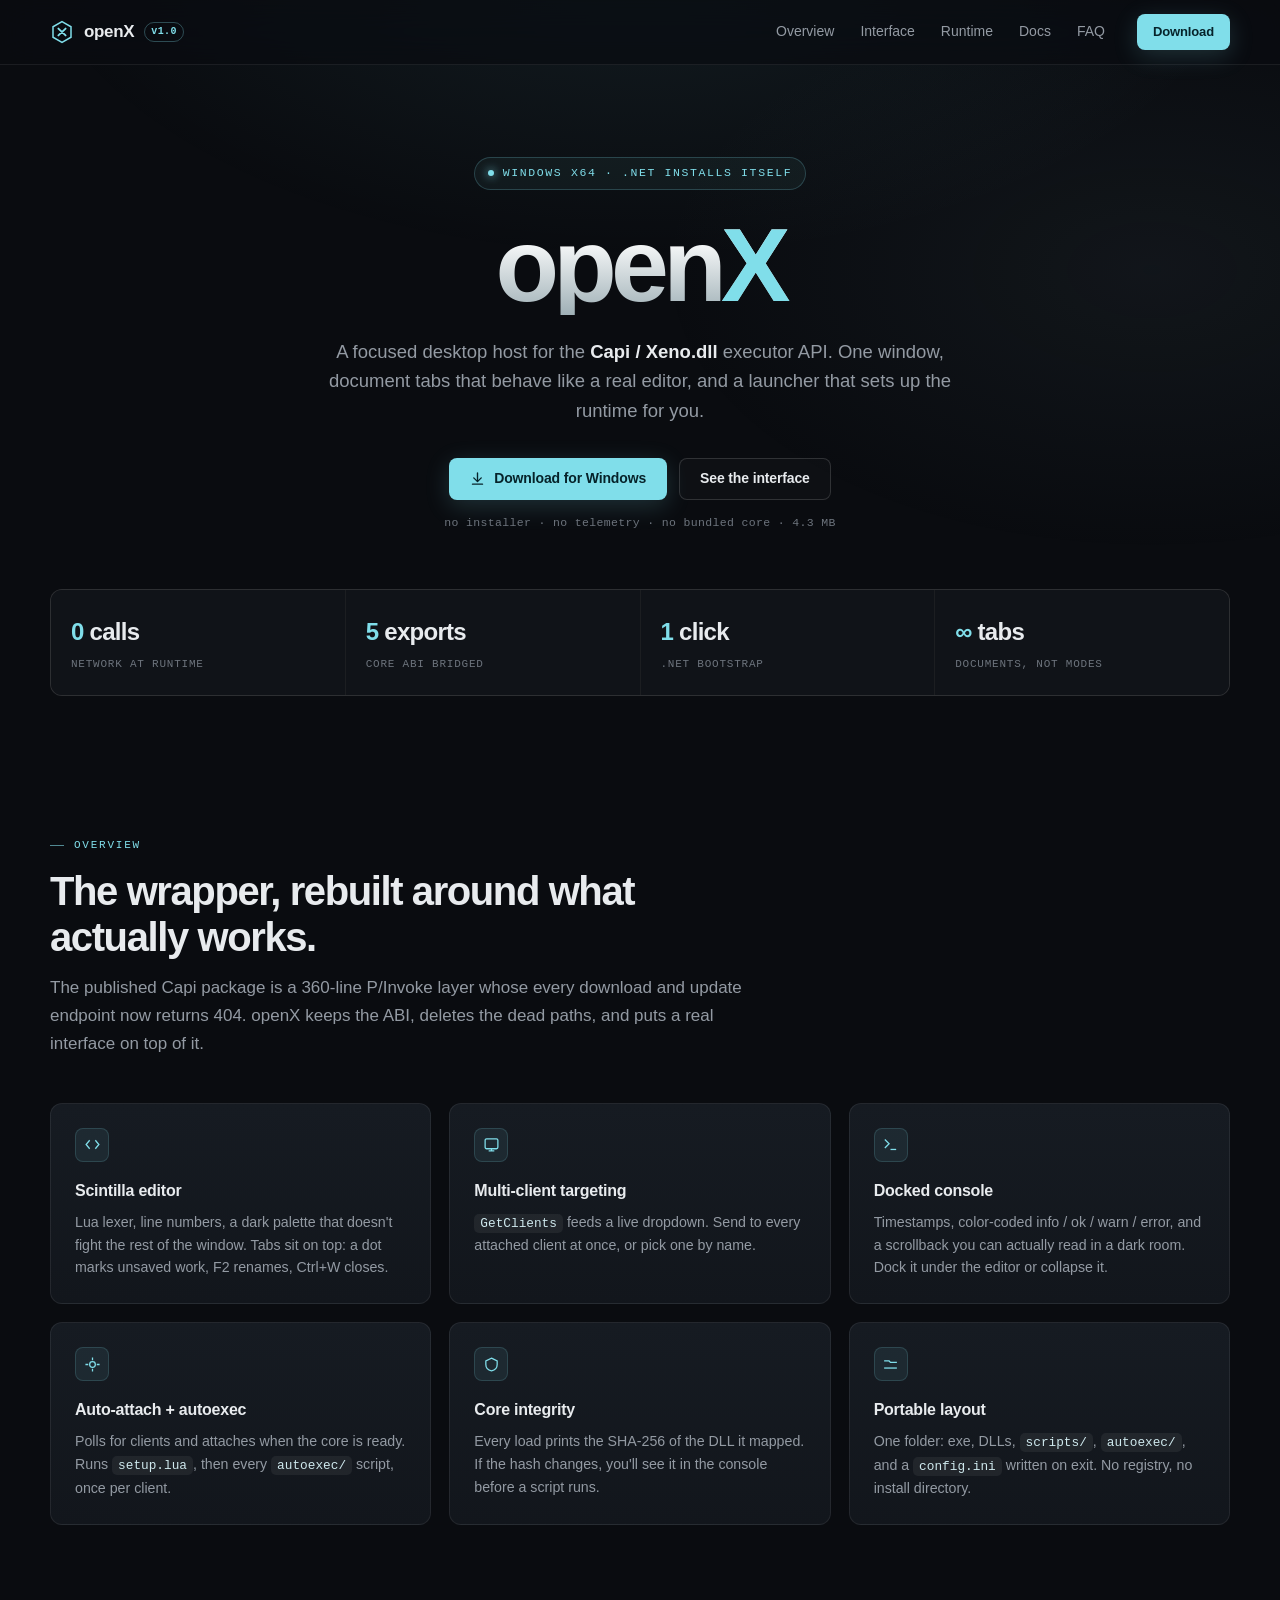
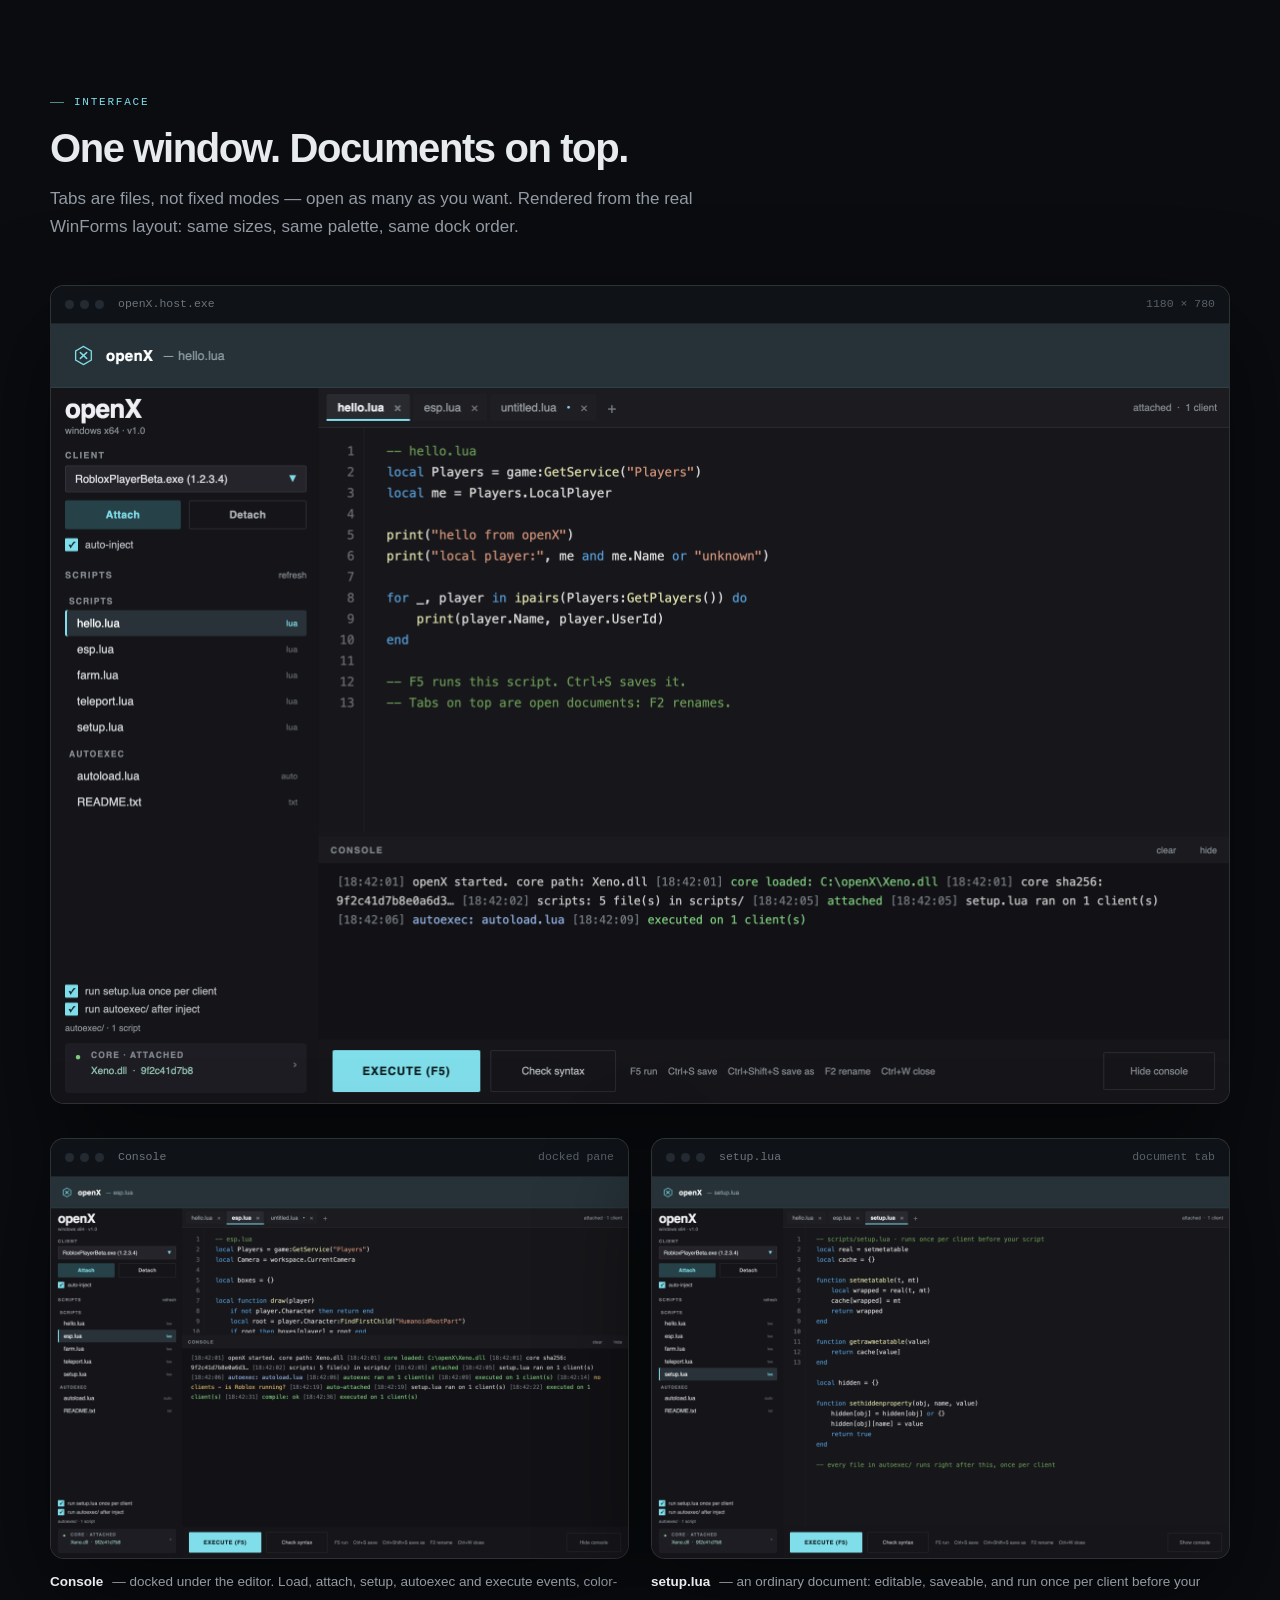
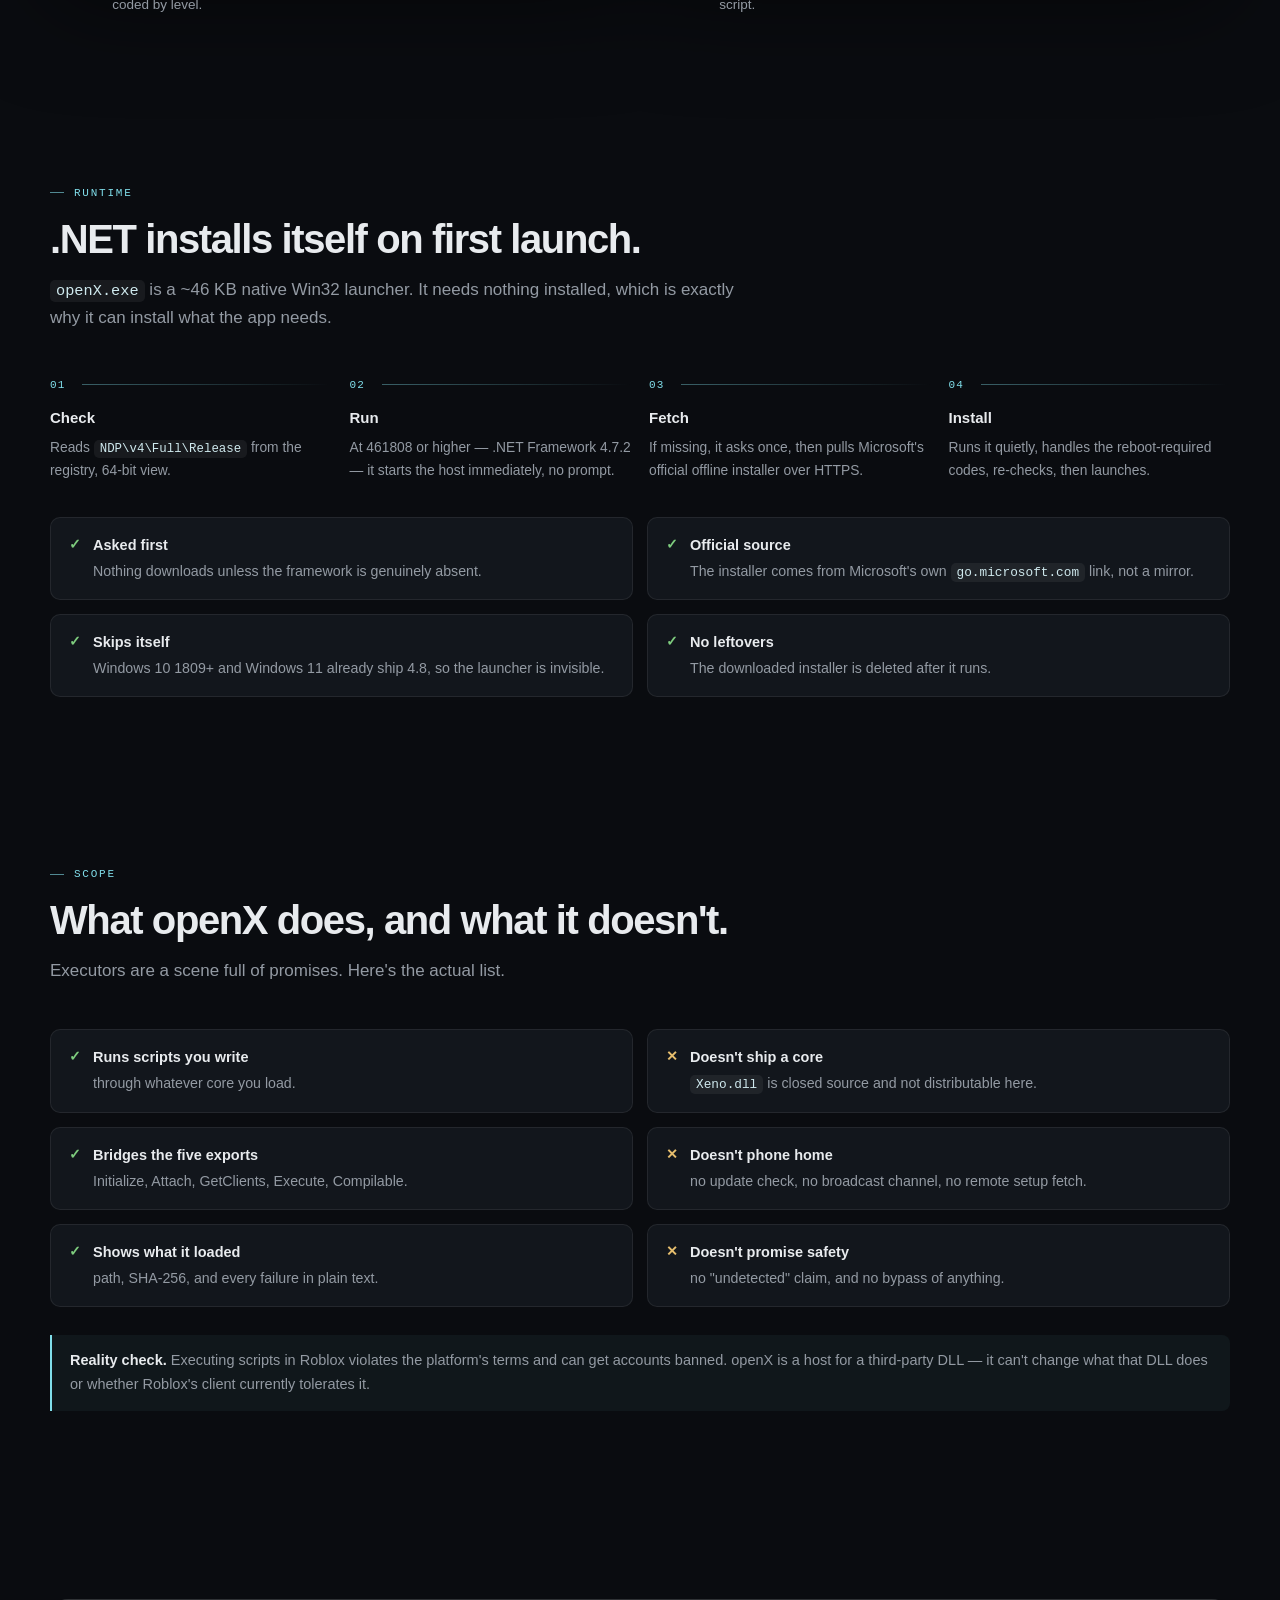
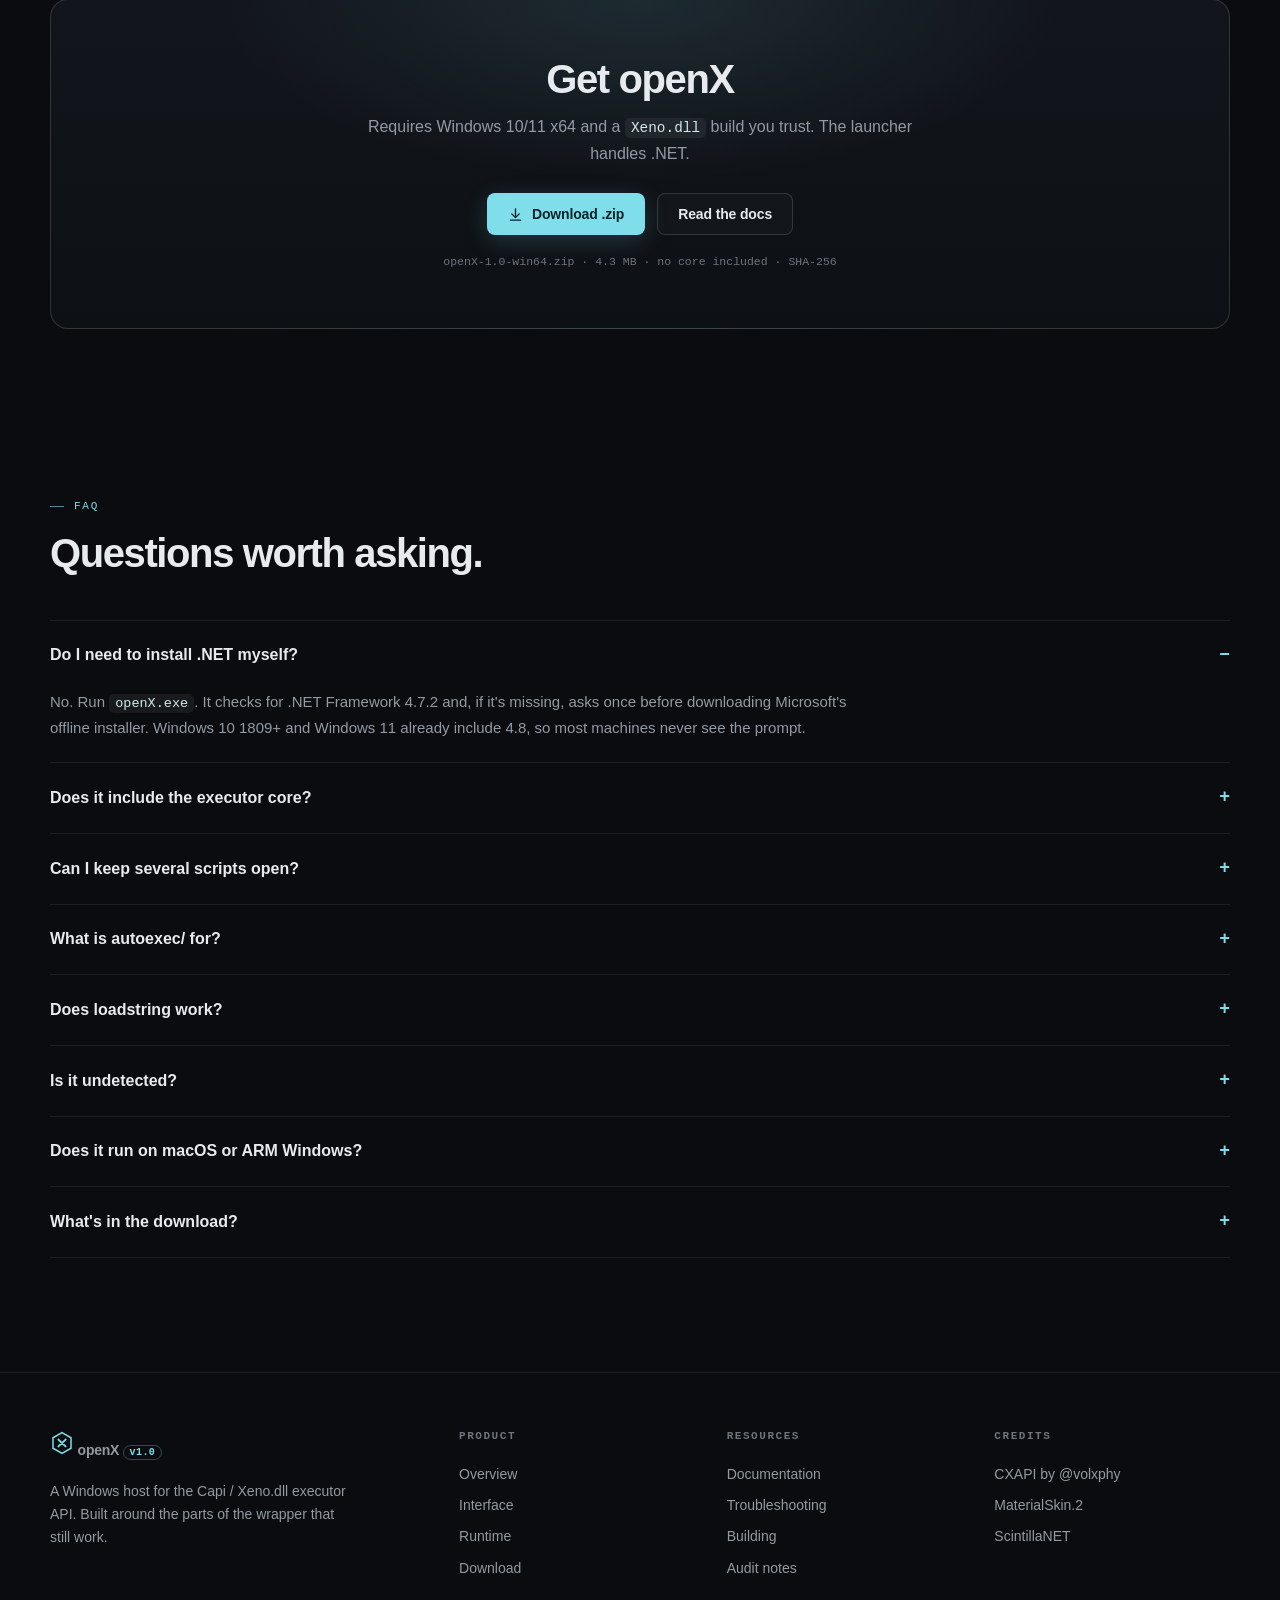
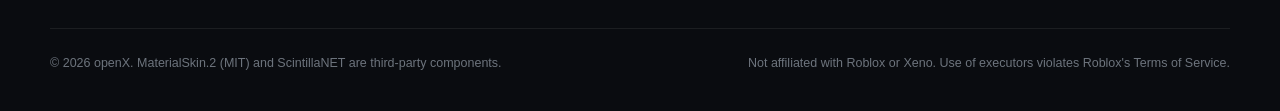
<file: index.html>
<!doctype html>
<html lang="en">
<head>
<meta charset="utf-8">
<meta name="viewport" content="width=device-width, initial-scale=1">
<title>openX — the open Windows host for script execution</title>
<meta name="description" content="openX is a focused Windows x64 desktop host for the Capi / Xeno.dll executor API. Document tabs, a Scintilla editor with Lua highlighting, autoexec, multi-client targeting, and a launcher that installs .NET for you.">
<meta name="theme-color" content="#0a0c10">
<meta property="og:title" content="openX">
<meta property="og:description" content="A focused desktop host for the Capi / Xeno.dll executor API.">
<meta property="og:image" content="assets/ui-editor.png">
<meta property="og:url" content="https://adrianj20487rd-prog.github.io/openx-site/">
<link rel="canonical" href="https://adrianj20487rd-prog.github.io/openx-site/">
<link rel="icon" href="assets/favicon.svg" type="image/svg+xml">
<link rel="stylesheet" href="styles.css">
</head>
<body>

<nav class="nav">
  <div class="wrap nav-in">
    <a class="brand" href="index.html">
      <svg viewBox="0 0 24 24" fill="none" aria-hidden="true">
        <path d="M12 1.6 21 6.8v10.4L12 22.4 3 17.2V6.8z" stroke="#80deea" stroke-width="1.5"/>
        <path d="M8.4 8.6l7.2 6.8M15.6 8.6l-7.2 6.8" stroke="#80deea" stroke-width="1.9" stroke-linecap="round"/>
      </svg>
      openX <span class="v">v1.0</span>
    </a>
    <div class="nav-links">
      <a href="#overview">Overview</a>
      <a href="#ui">Interface</a>
      <a href="#runtime">Runtime</a>
      <a href="docs.html">Docs</a>
      <a href="#faq">FAQ</a>
    </div>
    <a class="btn btn-primary btn-sm" href="#download">Download</a>
  </div>
</nav>

<header class="hero">
  <div class="wrap">
    <span class="eyebrow"><span class="dot"></span>Windows x64 · .NET installs itself</span>
    <h1 class="wordmark">open<span class="x">X</span></h1>
    <p class="lede">
      A focused desktop host for the <strong>Capi / Xeno.dll</strong> executor API.
      One window, document tabs that behave like a real editor, and a launcher
      that sets up the runtime for you.
    </p>
    <div class="hero-cta">
      <a class="btn btn-primary" href="#download">
        <svg width="15" height="15" viewBox="0 0 24 24" fill="none" stroke="currentColor" stroke-width="2.2" stroke-linecap="round" stroke-linejoin="round"><path d="M12 3v12"/><path d="m6 11 6 6 6-6"/><path d="M4 21h16"/></svg>
        Download for Windows
      </a>
      <a class="btn btn-ghost" href="#ui">See the interface</a>
    </div>
    <p class="hero-note">no installer · no telemetry · no bundled core · 4.3 MB</p>

    <div class="stats">
      <div class="stat"><div class="n"><span>0</span> calls</div><div class="l">network at runtime</div></div>
      <div class="stat"><div class="n"><span>5</span> exports</div><div class="l">core ABI bridged</div></div>
      <div class="stat"><div class="n"><span>1</span> click</div><div class="l">.NET bootstrap</div></div>
      <div class="stat"><div class="n"><span>∞</span> tabs</div><div class="l">documents, not modes</div></div>
    </div>
  </div>
</header>

<section id="overview">
  <div class="wrap">
    <div class="section-head">
      <div class="kicker">Overview</div>
      <h2>The wrapper, rebuilt around what actually works.</h2>
      <p>
        The published Capi package is a 360-line P/Invoke layer whose every download and
        update endpoint now returns 404. openX keeps the ABI, deletes the dead paths, and
        puts a real interface on top of it.
      </p>
    </div>

    <div class="cards">
      <div class="card">
        <div class="ico"><svg width="17" height="17" viewBox="0 0 24 24" fill="none" stroke="currentColor" stroke-width="1.8"><path d="m8 6-5 6 5 6"/><path d="m16 6 5 6-5 6"/></svg></div>
        <h3>Scintilla editor</h3>
        <p>Lua lexer, line numbers, a dark palette that doesn't fight the rest of the window. Tabs sit on top: a dot marks unsaved work, F2 renames, Ctrl+W closes.</p>
      </div>
      <div class="card">
        <div class="ico"><svg width="17" height="17" viewBox="0 0 24 24" fill="none" stroke="currentColor" stroke-width="1.8"><rect x="3" y="4" width="18" height="14" rx="2"/><path d="M8 21h8M12 18v3"/></svg></div>
        <h3>Multi-client targeting</h3>
        <p><code class="inline">GetClients</code> feeds a live dropdown. Send to every attached client at once, or pick one by name.</p>
      </div>
      <div class="card">
        <div class="ico"><svg width="17" height="17" viewBox="0 0 24 24" fill="none" stroke="currentColor" stroke-width="1.8"><path d="M4 17l6-6-6-6"/><path d="M12 19h8"/></svg></div>
        <h3>Docked console</h3>
        <p>Timestamps, color-coded info / ok / warn / error, and a scrollback you can actually read in a dark room. Dock it under the editor or collapse it.</p>
      </div>
      <div class="card">
        <div class="ico"><svg width="17" height="17" viewBox="0 0 24 24" fill="none" stroke="currentColor" stroke-width="1.8"><path d="M12 2v4M12 18v4M2 12h4M18 12h4"/><circle cx="12" cy="12" r="4"/></svg></div>
        <h3>Auto-attach + autoexec</h3>
        <p>Polls for clients and attaches when the core is ready. Runs <code class="inline">setup.lua</code>, then every <code class="inline">autoexec/</code> script, once per client.</p>
      </div>
      <div class="card">
        <div class="ico"><svg width="17" height="17" viewBox="0 0 24 24" fill="none" stroke="currentColor" stroke-width="1.8"><path d="M12 3l8 4v5c0 5-3.5 8-8 9-4.5-1-8-4-8-9V7z"/></svg></div>
        <h3>Core integrity</h3>
        <p>Every load prints the SHA-256 of the DLL it mapped. If the hash changes, you'll see it in the console before a script runs.</p>
      </div>
      <div class="card">
        <div class="ico"><svg width="17" height="17" viewBox="0 0 24 24" fill="none" stroke="currentColor" stroke-width="1.8"><path d="M3 7h7l2 2h9"/><path d="M3 17h18"/></svg></div>
        <h3>Portable layout</h3>
        <p>One folder: exe, DLLs, <code class="inline">scripts/</code>, <code class="inline">autoexec/</code>, and a <code class="inline">config.ini</code> written on exit. No registry, no install directory.</p>
      </div>
    </div>
  </div>
</section>

<section id="ui">
  <div class="wrap">
    <div class="section-head">
      <div class="kicker">Interface</div>
      <h2>One window. Documents on top.</h2>
      <p>Tabs are files, not fixed modes — open as many as you want. Rendered from the real WinForms layout: same sizes, same palette, same dock order.</p>
    </div>

    <div class="shot-frame">
      <div class="shot-bar">
        <span class="dots"><i></i><i></i><i></i></span>
        openX.host.exe
        <span class="path">1180 × 780</span>
      </div>
      <img src="assets/ui-editor.png" width="2360" height="1560" alt="openX window with document tabs on top, a syntax-highlighted hello.lua, the scripts and autoexec list, the client dropdown and the docked console">
    </div>

    <div class="gallery two">
      <figure>
        <div class="shot-frame">
          <div class="shot-bar"><span class="dots"><i></i><i></i><i></i></span>Console<span class="path">docked pane</span></div>
          <img src="assets/ui-console.png" width="2360" height="1560" alt="openX docked console with timestamped, color-coded log lines over the editor" loading="lazy">
        </div>
        <figcaption><b>Console</b> — docked under the editor. Load, attach, setup, autoexec and execute events, color-coded by level.</figcaption>
      </figure>
      <figure>
        <div class="shot-frame">
          <div class="shot-bar"><span class="dots"><i></i><i></i><i></i></span>setup.lua<span class="path">document tab</span></div>
          <img src="assets/ui-setup.png" width="2360" height="1560" alt="setup.lua open as a normal document tab in the openX editor, with the console collapsed" loading="lazy">
        </div>
        <figcaption><b>setup.lua</b> — an ordinary document: editable, saveable, and run once per client before your script.</figcaption>
      </figure>
    </div>
  </div>
</section>

<section id="runtime">
  <div class="wrap">
    <div class="section-head">
      <div class="kicker">Runtime</div>
      <h2>.NET installs itself on first launch.</h2>
      <p>
        <code class="inline">openX.exe</code> is a ~46 KB native Win32 launcher. It needs nothing
        installed, which is exactly why it can install what the app needs.
      </p>
    </div>

    <div class="steps">
      <div class="step">
        <h3>Check</h3>
        <p>Reads <code class="inline">NDP\v4\Full\Release</code> from the registry, 64-bit view.</p>
      </div>
      <div class="step">
        <h3>Run</h3>
        <p>At 461808 or higher — .NET Framework 4.7.2 — it starts the host immediately, no prompt.</p>
      </div>
      <div class="step">
        <h3>Fetch</h3>
        <p>If missing, it asks once, then pulls Microsoft's official offline installer over HTTPS.</p>
      </div>
      <div class="step">
        <h3>Install</h3>
        <p>Runs it quietly, handles the reboot-required codes, re-checks, then launches.</p>
      </div>
    </div>

    <div class="honest" style="margin-top:34px">
      <div><span class="y">✓</span><span><b>Asked first</b>Nothing downloads unless the framework is genuinely absent.</span></div>
      <div><span class="y">✓</span><span><b>Official source</b>The installer comes from Microsoft's own <code class="inline">go.microsoft.com</code> link, not a mirror.</span></div>
      <div><span class="y">✓</span><span><b>Skips itself</b>Windows 10 1809+ and Windows 11 already ship 4.8, so the launcher is invisible.</span></div>
      <div><span class="y">✓</span><span><b>No leftovers</b>The downloaded installer is deleted after it runs.</span></div>
    </div>
  </div>
</section>

<section id="honest">
  <div class="wrap">
    <div class="section-head">
      <div class="kicker">Scope</div>
      <h2>What openX does, and what it doesn't.</h2>
      <p>Executors are a scene full of promises. Here's the actual list.</p>
    </div>

    <div class="honest">
      <div><span class="y">✓</span><span><b>Runs scripts you write</b>through whatever core you load.</span></div>
      <div><span class="n">✕</span><span><b>Doesn't ship a core</b><code class="inline">Xeno.dll</code> is closed source and not distributable here.</span></div>
      <div><span class="y">✓</span><span><b>Bridges the five exports</b>Initialize, Attach, GetClients, Execute, Compilable.</span></div>
      <div><span class="n">✕</span><span><b>Doesn't phone home</b>no update check, no broadcast channel, no remote setup fetch.</span></div>
      <div><span class="y">✓</span><span><b>Shows what it loaded</b>path, SHA-256, and every failure in plain text.</span></div>
      <div><span class="n">✕</span><span><b>Doesn't promise safety</b>no "undetected" claim, and no bypass of anything.</span></div>
    </div>

    <div class="note" style="margin-top:28px">
      <b>Reality check.</b> Executing scripts in Roblox violates the platform's terms and can get
      accounts banned. openX is a host for a third-party DLL — it can't change what that DLL does
      or whether Roblox's client currently tolerates it.
    </div>
  </div>
</section>

<section id="download">
  <div class="wrap">
    <div class="cta">
      <h2>Get openX</h2>
      <p>Requires Windows 10/11 x64 and a <code class="inline">Xeno.dll</code> build you trust. The launcher handles .NET.</p>
      <div class="hero-cta" style="margin-top:0">
        <a class="btn btn-primary" href="download/openX-1.0-win64.zip">
          <svg width="15" height="15" viewBox="0 0 24 24" fill="none" stroke="currentColor" stroke-width="2.2" stroke-linecap="round" stroke-linejoin="round"><path d="M12 3v12"/><path d="m6 11 6 6 6-6"/><path d="M4 21h16"/></svg>
          Download .zip
        </a>
        <a class="btn btn-ghost" href="docs.html">Read the docs</a>
      </div>
      <p style="margin:18px auto 0;font-family:var(--mono);font-size:11.5px;color:var(--dim)">
        openX-1.0-win64.zip · 4.3 MB · no core included ·
        <a href="download/SHA256SUMS" style="color:inherit">SHA-256</a>
      </p>
    </div>
  </div>
</section>

<section id="faq">
  <div class="wrap">
    <div class="section-head">
      <div class="kicker">FAQ</div>
      <h2>Questions worth asking.</h2>
    </div>

    <div class="faq">
      <details open>
        <summary>Do I need to install .NET myself?</summary>
        <div class="body">
          No. Run <code class="inline">openX.exe</code>. It checks for .NET Framework 4.7.2 and,
          if it's missing, asks once before downloading Microsoft's offline installer. Windows 10
          1809+ and Windows 11 already include 4.8, so most machines never see the prompt.
        </div>
      </details>
      <details>
        <summary>Does it include the executor core?</summary>
        <div class="body">
          No. <code class="inline">Xeno.dll</code> is closed source, and every URL the original
          package used for it returns 404. Drop a build you trust next to
          <code class="inline">openX.host.exe</code>, or click the core chip in the sidebar to
          locate it. It is saved as <code class="inline">CorePath</code> in
          <code class="inline">config.ini</code>.
        </div>
      </details>
      <details>
        <summary>Can I keep several scripts open?</summary>
        <div class="body">
          Yes — every file opens in its own tab above the editor. Double-click a tab, or press
          <code class="inline">F2</code>, to rename it; the file on disk is renamed too.
          <code class="inline">Ctrl+S</code> saves, <code class="inline">Ctrl+Shift+S</code> saves
          a copy, <code class="inline">Ctrl+W</code> closes, and <code class="inline">Ctrl+Tab</code>
          cycles. A dot on the tab means unsaved changes; right-click a tab to jump to any
          document in the list.
        </div>
      </details>
      <details>
        <summary>What is autoexec/ for?</summary>
        <div class="body">
          Drop <code class="inline">.lua</code> files in the <code class="inline">autoexec</code>
          folder next to the exe. After injection, openX runs <code class="inline">setup.lua</code>
          once, then every autoexec script in filename order, once per client. You can turn it off
          with the checkbox in the sidebar.
        </div>
      </details>
      <details>
        <summary>Does loadstring work?</summary>
        <div class="body">
          That's decided by the core, not by openX. The host never adds or removes Lua functions —
          it hands your source to <code class="inline">Execute()</code>. Check with
          <code class="inline">print(type(loadstring))</code>. If it returns
          <code class="inline">nil</code>, the DLL didn't expose it and nothing outside the DLL can
          put it back.
        </div>
      </details>
      <details>
        <summary>Is it undetected?</summary>
        <div class="body">
          There's no such guarantee to make. Detection depends on the core, the Roblox build, and
          whatever the anti-cheat is doing that week. openX makes no claim either way, and using
          it can get an account banned.
        </div>
      </details>
      <details>
        <summary>Does it run on macOS or ARM Windows?</summary>
        <div class="body">
          Not natively. The core and the Roblox client it targets are Windows x64. Under Parallels
          or UTM with Windows 11 ARM, the host itself may start, but a native x64 injector is a
          different story — test before relying on it.
        </div>
      </details>
      <details>
        <summary>What's in the download?</summary>
        <div class="body">
          The launcher, the host, MaterialSkin and ScintillaNET, the Scintilla lexer DLLs, the
          local <code class="inline">scripts/setup.lua</code>, and an empty
          <code class="inline">autoexec/</code> folder with a README. No core, no installer, no
          registry writes.
        </div>
      </details>
    </div>
  </div>
</section>

<footer>
  <div class="wrap">
    <div class="foot">
      <div>
        <a class="brand" href="index.html" style="margin-bottom:14px">
          <svg viewBox="0 0 24 24" fill="none" aria-hidden="true">
            <path d="M12 1.6 21 6.8v10.4L12 22.4 3 17.2V6.8z" stroke="#80deea" stroke-width="1.5"/>
            <path d="M8.4 8.6l7.2 6.8M15.6 8.6l-7.2 6.8" stroke="#80deea" stroke-width="1.9" stroke-linecap="round"/>
          </svg>
          openX <span class="v">v1.0</span>
        </a>
        <p class="about">A Windows host for the Capi / Xeno.dll executor API. Built around the parts of the wrapper that still work.</p>
      </div>
      <div>
        <h4>Product</h4>
        <a href="#overview">Overview</a>
        <a href="#ui">Interface</a>
        <a href="#runtime">Runtime</a>
        <a href="#download">Download</a>
      </div>
      <div>
        <h4>Resources</h4>
        <a href="docs.html">Documentation</a>
        <a href="docs.html#troubleshooting">Troubleshooting</a>
        <a href="docs.html#build">Building</a>
        <a href="docs.html#audit">Audit notes</a>
      </div>
      <div>
        <h4>Credits</h4>
        <a href="https://github.com/spartanrecordzz22/Capi">CXAPI by @volxphy</a>
        <a href="https://github.com/leocb/MaterialSkin">MaterialSkin.2</a>
        <a href="https://github.com/jacobslusser/ScintillaNET">ScintillaNET</a>
      </div>
    </div>
    <div class="legal">
      <span>© 2026 openX. MaterialSkin.2 (MIT) and ScintillaNET are third-party components.</span>
      <span>Not affiliated with Roblox or Xeno. Use of executors violates Roblox's Terms of Service.</span>
    </div>
  </div>
</footer>

</body>
</html>
</file>
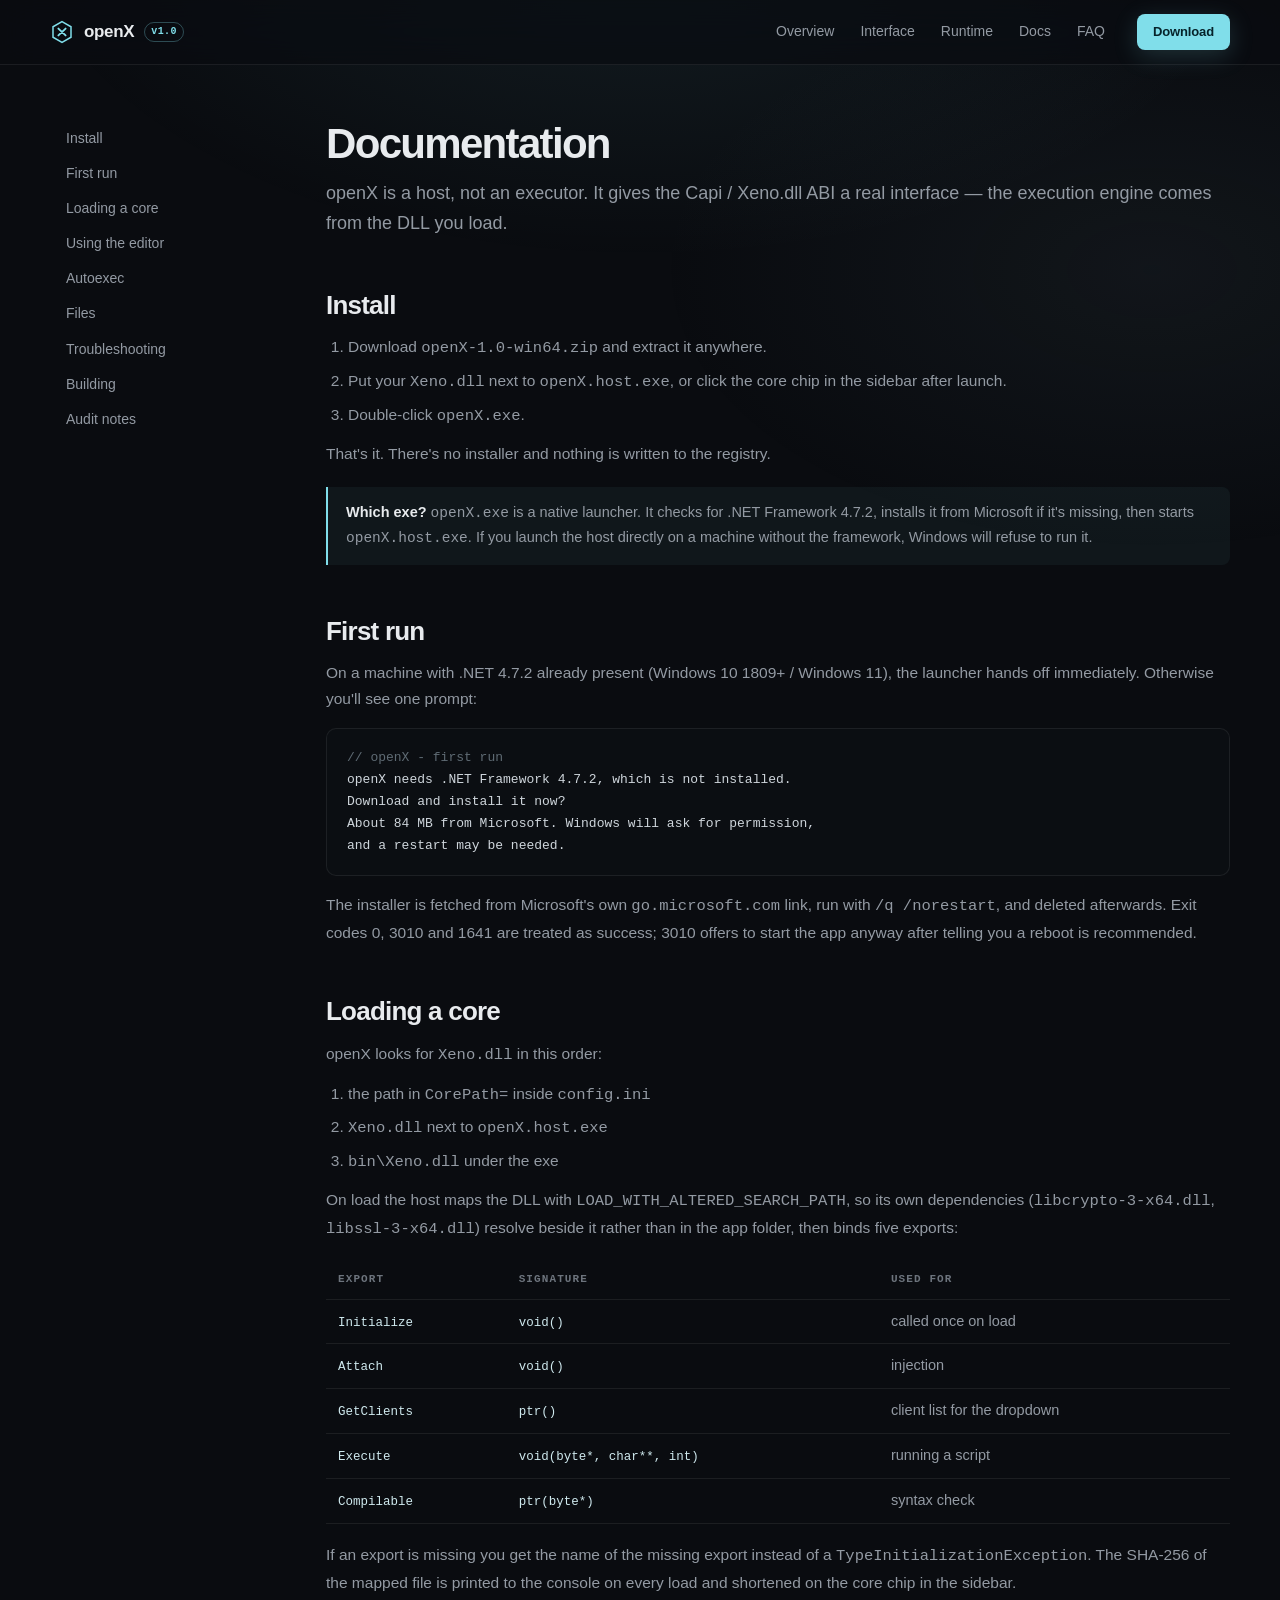
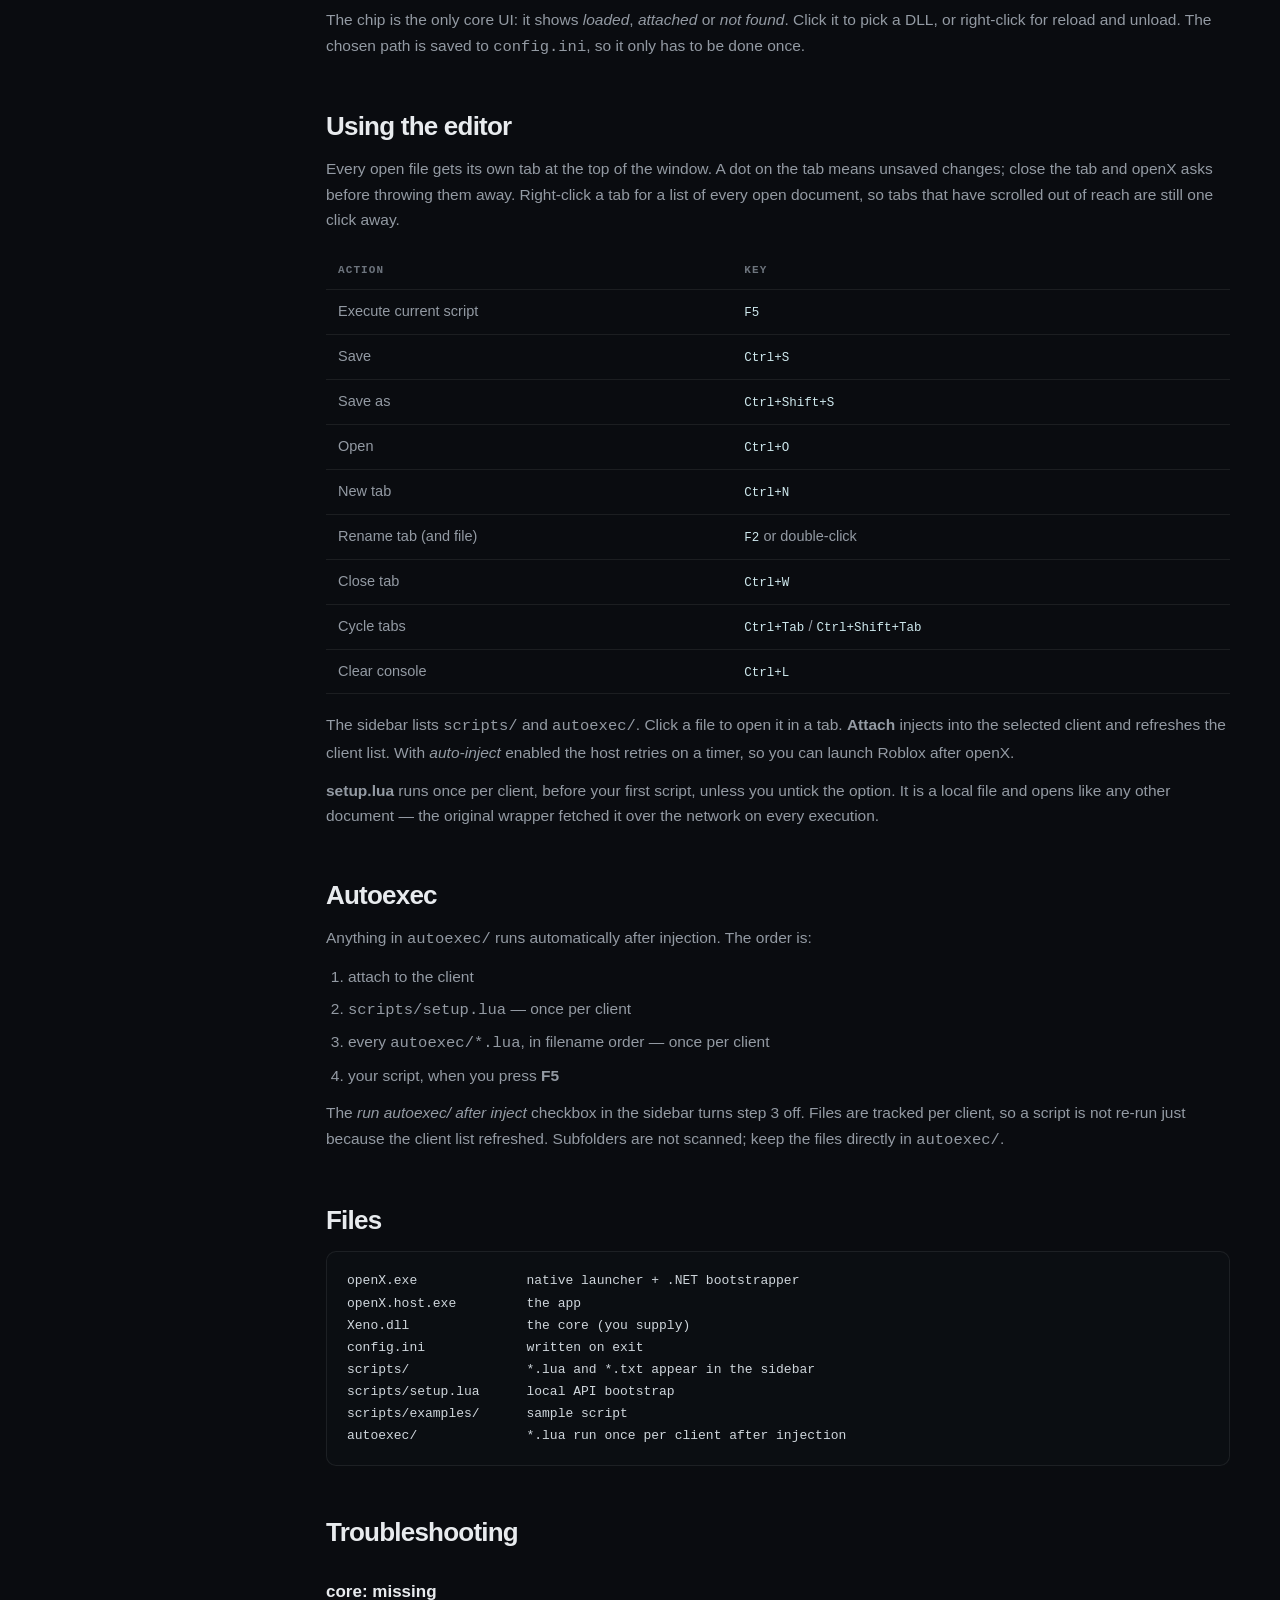
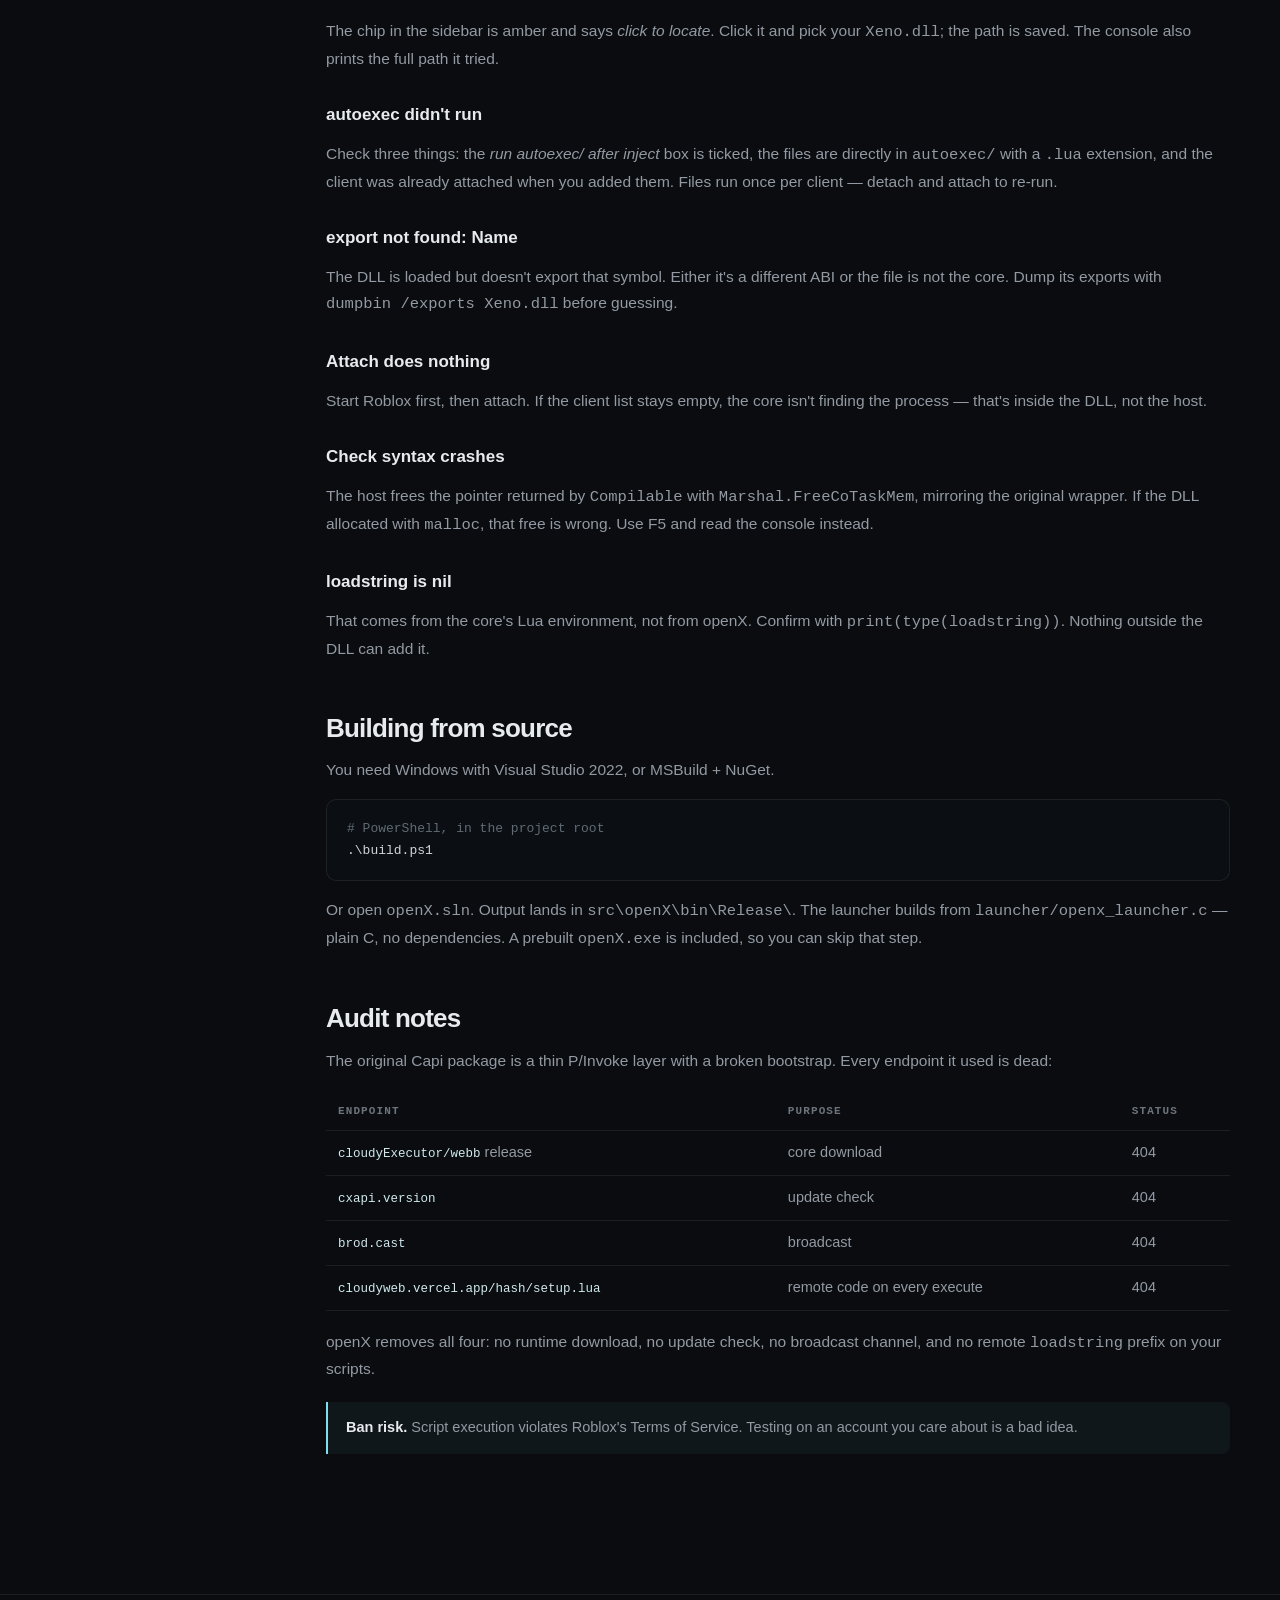
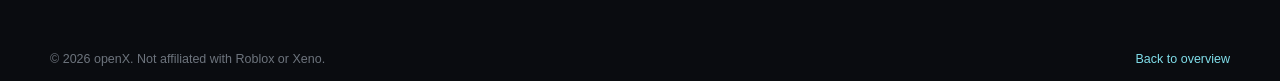
<file: docs.html>
<!doctype html>
<html lang="en">
<head>
<meta charset="utf-8">
<meta name="viewport" content="width=device-width, initial-scale=1">
<title>Documentation — openX</title>
<meta name="description" content="Install, run, and troubleshoot openX.">
<link rel="canonical" href="https://adrianj20487rd-prog.github.io/openx-site/docs.html">
<link rel="icon" href="assets/favicon.svg" type="image/svg+xml">
<link rel="stylesheet" href="styles.css">
</head>
<body>

<nav class="nav">
  <div class="wrap nav-in">
    <a class="brand" href="index.html">
      <svg viewBox="0 0 24 24" fill="none" aria-hidden="true">
        <path d="M12 1.6 21 6.8v10.4L12 22.4 3 17.2V6.8z" stroke="#80deea" stroke-width="1.5"/>
        <path d="M8.4 8.6l7.2 6.8M15.6 8.6l-7.2 6.8" stroke="#80deea" stroke-width="1.9" stroke-linecap="round"/>
      </svg>
      openX <span class="v">v1.0</span>
    </a>
    <div class="nav-links">
      <a href="index.html#overview">Overview</a>
      <a href="index.html#ui">Interface</a>
      <a href="index.html#runtime">Runtime</a>
      <a href="docs.html">Docs</a>
      <a href="index.html#faq">FAQ</a>
    </div>
    <a class="btn btn-primary btn-sm" href="index.html#download">Download</a>
  </div>
</nav>

<div class="wrap doc">
  <aside class="doc-nav">
    <a href="#install">Install</a>
    <a href="#first-run">First run</a>
    <a href="#core">Loading a core</a>
    <a href="#using">Using the editor</a>
    <a href="#autoexec">Autoexec</a>
    <a href="#files">Files</a>
    <a href="#troubleshooting">Troubleshooting</a>
    <a href="#build">Building</a>
    <a href="#audit">Audit notes</a>
  </aside>

  <main class="doc-body">
    <h1>Documentation</h1>
    <p class="lead">openX is a host, not an executor. It gives the Capi / Xeno.dll ABI a real interface — the execution engine comes from the DLL you load.</p>

    <h2 id="install">Install</h2>
    <ol>
      <li>Download <code>openX-1.0-win64.zip</code> and extract it anywhere.</li>
      <li>Put your <code>Xeno.dll</code> next to <code>openX.host.exe</code>, or click the core chip in the sidebar after launch.</li>
      <li>Double-click <code>openX.exe</code>.</li>
    </ol>
    <p>That's it. There's no installer and nothing is written to the registry.</p>

    <div class="note">
      <b>Which exe?</b> <code>openX.exe</code> is a native launcher. It checks for .NET Framework 4.7.2,
      installs it from Microsoft if it's missing, then starts <code>openX.host.exe</code>. If you launch
      the host directly on a machine without the framework, Windows will refuse to run it.
    </div>

    <h2 id="first-run">First run</h2>
    <p>On a machine with .NET 4.7.2 already present (Windows 10 1809+ / Windows 11), the launcher
    hands off immediately. Otherwise you'll see one prompt:</p>
    <pre><span class="c">// openX - first run</span>
openX needs .NET Framework 4.7.2, which is not installed.
Download and install it now?
About 84 MB from Microsoft. Windows will ask for permission,
and a restart may be needed.</pre>
    <p>The installer is fetched from Microsoft's own <code>go.microsoft.com</code> link, run with
    <code>/q /norestart</code>, and deleted afterwards. Exit codes 0, 3010 and 1641 are treated as
    success; 3010 offers to start the app anyway after telling you a reboot is recommended.</p>

    <h2 id="core">Loading a core</h2>
    <p>openX looks for <code>Xeno.dll</code> in this order:</p>
    <ol>
      <li>the path in <code>CorePath=</code> inside <code>config.ini</code></li>
      <li><code>Xeno.dll</code> next to <code>openX.host.exe</code></li>
      <li><code>bin\Xeno.dll</code> under the exe</li>
    </ol>
    <p>On load the host maps the DLL with <code>LOAD_WITH_ALTERED_SEARCH_PATH</code>, so its own
    dependencies (<code>libcrypto-3-x64.dll</code>, <code>libssl-3-x64.dll</code>) resolve beside it
    rather than in the app folder, then binds five exports:</p>
    <table>
      <tr><th>Export</th><th>Signature</th><th>Used for</th></tr>
      <tr><td><code>Initialize</code></td><td><code>void()</code></td><td>called once on load</td></tr>
      <tr><td><code>Attach</code></td><td><code>void()</code></td><td>injection</td></tr>
      <tr><td><code>GetClients</code></td><td><code>ptr()</code></td><td>client list for the dropdown</td></tr>
      <tr><td><code>Execute</code></td><td><code>void(byte*, char**, int)</code></td><td>running a script</td></tr>
      <tr><td><code>Compilable</code></td><td><code>ptr(byte*)</code></td><td>syntax check</td></tr>
    </table>
    <p>If an export is missing you get the name of the missing export instead of a
    <code>TypeInitializationException</code>. The SHA-256 of the mapped file is printed to the console
    on every load and shortened on the core chip in the sidebar.</p>
    <p>The chip is the only core UI: it shows <i>loaded</i>, <i>attached</i> or <i>not found</i>.
    Click it to pick a DLL, or right-click for reload and unload. The chosen path is saved to
    <code>config.ini</code>, so it only has to be done once.</p>

    <h2 id="using">Using the editor</h2>
    <p>Every open file gets its own tab at the top of the window. A dot on the tab means unsaved
    changes; close the tab and openX asks before throwing them away. Right-click a tab for a list
    of every open document, so tabs that have scrolled out of reach are still one click away.</p>
    <table>
      <tr><th>Action</th><th>Key</th></tr>
      <tr><td>Execute current script</td><td><code>F5</code></td></tr>
      <tr><td>Save</td><td><code>Ctrl+S</code></td></tr>
      <tr><td>Save as</td><td><code>Ctrl+Shift+S</code></td></tr>
      <tr><td>Open</td><td><code>Ctrl+O</code></td></tr>
      <tr><td>New tab</td><td><code>Ctrl+N</code></td></tr>
      <tr><td>Rename tab (and file)</td><td><code>F2</code> or double-click</td></tr>
      <tr><td>Close tab</td><td><code>Ctrl+W</code></td></tr>
      <tr><td>Cycle tabs</td><td><code>Ctrl+Tab</code> / <code>Ctrl+Shift+Tab</code></td></tr>
      <tr><td>Clear console</td><td><code>Ctrl+L</code></td></tr>
    </table>
    <p>The sidebar lists <code>scripts/</code> and <code>autoexec/</code>. Click a file to open it
    in a tab. <b>Attach</b> injects into the selected client and refreshes the client list. With
    <i>auto-inject</i> enabled the host retries on a timer, so you can launch Roblox after openX.</p>
    <p><b>setup.lua</b> runs once per client, before your first script, unless you untick the option.
    It is a local file and opens like any other document — the original wrapper fetched it over the
    network on every execution.</p>

    <h2 id="autoexec">Autoexec</h2>
    <p>Anything in <code>autoexec/</code> runs automatically after injection. The order is:</p>
    <ol>
      <li>attach to the client</li>
      <li><code>scripts/setup.lua</code> — once per client</li>
      <li>every <code>autoexec/*.lua</code>, in filename order — once per client</li>
      <li>your script, when you press <b>F5</b></li>
    </ol>
    <p>The <i>run autoexec/ after inject</i> checkbox in the sidebar turns step 3 off. Files are
    tracked per client, so a script is not re-run just because the client list refreshed. Subfolders
    are not scanned; keep the files directly in <code>autoexec/</code>.</p>

    <h2 id="files">Files</h2>
    <pre>openX.exe              native launcher + .NET bootstrapper
openX.host.exe         the app
Xeno.dll               the core (you supply)
config.ini             written on exit
scripts/               *.lua and *.txt appear in the sidebar
scripts/setup.lua      local API bootstrap
scripts/examples/      sample script
autoexec/              *.lua run once per client after injection</pre>

    <h2 id="troubleshooting">Troubleshooting</h2>

    <h3>core: missing</h3>
    <p>The chip in the sidebar is amber and says <i>click to locate</i>. Click it and pick your
    <code>Xeno.dll</code>; the path is saved. The console also prints the full path it tried.</p>

    <h3>autoexec didn't run</h3>
    <p>Check three things: the <i>run autoexec/ after inject</i> box is ticked, the files are
    directly in <code>autoexec/</code> with a <code>.lua</code> extension, and the client was already
    attached when you added them. Files run once per client — detach and attach to re-run.</p>

    <h3>export not found: Name</h3>
    <p>The DLL is loaded but doesn't export that symbol. Either it's a different ABI or the file is
    not the core. Dump its exports with <code>dumpbin /exports Xeno.dll</code> before guessing.</p>

    <h3>Attach does nothing</h3>
    <p>Start Roblox first, then attach. If the client list stays empty, the core isn't finding the
    process — that's inside the DLL, not the host.</p>

    <h3>Check syntax crashes</h3>
    <p>The host frees the pointer returned by <code>Compilable</code> with
    <code>Marshal.FreeCoTaskMem</code>, mirroring the original wrapper. If the DLL allocated with
    <code>malloc</code>, that free is wrong. Use F5 and read the console instead.</p>

    <h3>loadstring is nil</h3>
    <p>That comes from the core's Lua environment, not from openX. Confirm with
    <code>print(type(loadstring))</code>. Nothing outside the DLL can add it.</p>

    <h2 id="build">Building from source</h2>
    <p>You need Windows with Visual Studio 2022, or MSBuild + NuGet.</p>
    <pre><span class="c"># PowerShell, in the project root</span>
.\build.ps1</pre>
    <p>Or open <code>openX.sln</code>. Output lands in <code>src\openX\bin\Release\</code>.
    The launcher builds from <code>launcher/openx_launcher.c</code> — plain C, no dependencies.
    A prebuilt <code>openX.exe</code> is included, so you can skip that step.</p>

    <h2 id="audit">Audit notes</h2>
    <p>The original Capi package is a thin P/Invoke layer with a broken bootstrap. Every endpoint it
    used is dead:</p>
    <table>
      <tr><th>Endpoint</th><th>Purpose</th><th>Status</th></tr>
      <tr><td><code>cloudyExecutor/webb</code> release</td><td>core download</td><td>404</td></tr>
      <tr><td><code>cxapi.version</code></td><td>update check</td><td>404</td></tr>
      <tr><td><code>brod.cast</code></td><td>broadcast</td><td>404</td></tr>
      <tr><td><code>cloudyweb.vercel.app/hash/setup.lua</code></td><td>remote code on every execute</td><td>404</td></tr>
    </table>
    <p>openX removes all four: no runtime download, no update check, no broadcast channel, and no
    remote <code>loadstring</code> prefix on your scripts.</p>

    <div class="note">
      <b>Ban risk.</b> Script execution violates Roblox's Terms of Service. Testing on an account you
      care about is a bad idea.
    </div>
  </main>
</div>

<footer>
  <div class="wrap">
    <div class="legal" style="margin-top:0;border-top:0;padding-top:0">
      <span>© 2026 openX. Not affiliated with Roblox or Xeno.</span>
      <span><a href="index.html" style="color:var(--accent)">Back to overview</a></span>
    </div>
  </div>
</footer>

</body>
</html>
</file>
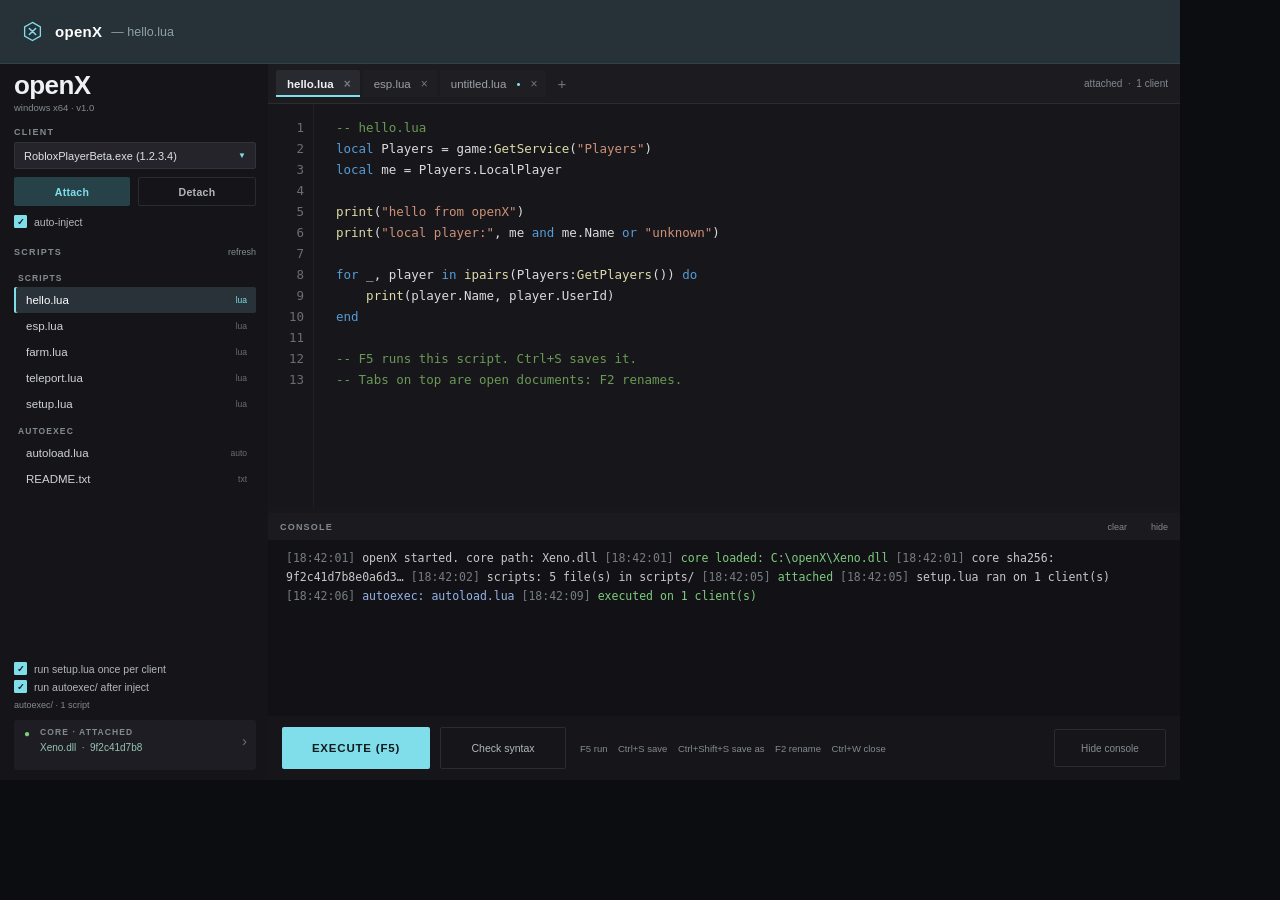
<file: preview/app.html>
<!doctype html>
<html lang="en">
<head>
<meta charset="utf-8">
<title>openX — UI preview</title>
<style>
  /* Mirrors src/openX/UI/MainForm.cs so the site previews match the app. */
  * { box-sizing: border-box; margin: 0; padding: 0; }
  html, body { background: #0b0d10; font-family: -apple-system, "Segoe UI", Roboto, sans-serif; }
  #app {
    width: 1180px; height: 780px; position: relative; overflow: hidden;
    background: #18181c; color: #e9ebee;
  }

  /* material title bar */
  .actionbar {
    height: 64px; background: #263238; display: flex; align-items: center;
    padding: 0 22px; border-bottom: 1px solid rgba(128,222,234,.10);
  }
  .actionbar .mark { width: 21px; height: 21px; margin-right: 12px; }
  .actionbar .name { font-size: 15px; font-weight: 600; letter-spacing: .3px; color: #fff; }
  .actionbar .doc { color: #8fa0a6; font-size: 12.5px; margin-left: 9px; }

  .body { height: 716px; display: flex; }

  /* ---------------- sidebar ---------------- */
  .sidebar { width: 268px; background: #151519; padding: 6px 12px 10px 14px;
             display: flex; flex-direction: column; }
  .wordmark { font-size: 26px; font-weight: 700; letter-spacing: -.6px; color: #eef0f2; }
  .sub { font-size: 9.5px; color: #848a91; margin-top: 1px; }
  .label { font-size: 9px; font-weight: 700; letter-spacing: 1.3px; color: #848a91; }
  .client { margin-top: 14px; }
  .combo { margin-top: 5px; height: 27px; background: #24242a; border: 1px solid #32323a;
           border-radius: 2px; display: flex; align-items: center; justify-content: space-between;
           padding: 0 9px; font-size: 11px; color: #dfe2e5; }
  .combo .caret { color: #80deea; font-size: 8px; }
  .row { display: flex; gap: 8px; margin-top: 8px; }
  .btn { height: 29px; border-radius: 2px; display: flex; align-items: center; justify-content: center;
         font-size: 10.5px; font-weight: 600; letter-spacing: .3px; white-space: nowrap; }
  .btn.attach { flex: 1; background: #264248; color: #80deea; }
  .btn.detach { flex: 1; border: 1px solid #2b2b32; color: #b2b7bc; }
  .check { display: flex; align-items: center; gap: 7px; font-size: 10.5px; color: #b2b7bc; margin-top: 9px; }
  .box { width: 13px; height: 13px; border-radius: 1px; border: 1.4px solid #80deea;
         display: flex; align-items: center; justify-content: center; flex: none; }
  .box.on { background: #80deea; }
  .box i { color: #10232a; font-size: 9px; font-style: normal; font-weight: 900; }

  .scripts { margin-top: 15px; flex: 1; display: flex; flex-direction: column; min-height: 0; }
  .scripts .head { display: flex; justify-content: space-between; align-items: center; height: 17px; }
  .scripts .head span { font-size: 9px; color: #848a91; }
  .list { margin-top: 4px; overflow: hidden; flex: 1; }
  .group { font-size: 8.5px; font-weight: 700; letter-spacing: 1.1px; color: #848a91;
           padding: 9px 4px 4px; }
  .file { height: 26px; display: flex; align-items: center; justify-content: space-between;
          padding: 0 9px 0 12px; font-size: 11.5px; color: #ced2d6; border-radius: 2px; }
  .file .tag { font-size: 8.5px; color: #686e74; }
  .file.sel { background: #283238; color: #fff; box-shadow: inset 2px 0 0 #80deea; }
  .file.sel .tag { color: #80deea; }

  .options { margin-top: 8px; }
  .options .check { margin-top: 5px; }
  .autoexec-count { margin-top: 7px; font-size: 9px; color: #848a91; }

  .corechip { margin-top: 10px; height: 50px; background: #1d1d23; border-radius: 3px;
              padding: 8px 10px 0 10px; position: relative; }
  .corechip .dot { position: absolute; left: 10px; top: 8px; color: #7ecc7e; font-size: 10px; }
  .corechip .ct { position: absolute; left: 26px; top: 7px; font-size: 8.5px; font-weight: 700;
                  letter-spacing: 1.1px; color: #848a91; }
  .corechip .cv { position: absolute; left: 26px; top: 22px; font-size: 10px; color: #96c4b2; }
  .corechip .chev { position: absolute; right: 9px; top: 12px; color: #686e74; font-size: 15px; }

  /* ---------------- workspace ---------------- */
  .workspace { flex: 1; display: flex; flex-direction: column; min-width: 0; }
  .tabrow { height: 40px; background: #1b1b20; border-bottom: 1px solid #2b2b32;
            display: flex; align-items: flex-start; }
  .tabs { display: flex; padding: 6px 0 0 8px; flex: 1; overflow: hidden; }
  .tab { height: 27px; display: flex; align-items: center; gap: 10px; padding: 0 9px 0 11px;
         margin-right: 3px; background: #1e1e23; color: #9ca2a8; font-size: 11.5px;
         border-radius: 2px 2px 0 0; position: relative; flex: none; }
  .tab .x { color: #737980; font-size: 12px; }
  .tab.on { background: #292930; color: #eef0f2; font-weight: 600;
            box-shadow: inset 0 -2px 0 #80deea; }
  .tab .dirty { color: #80deea; }
  .tab.add { background: transparent; color: #737980; font-size: 15px; padding: 0 8px; }
  .status { width: 236px; text-align: right; padding: 0 12px 0 0; line-height: 40px;
            font-size: 10px; color: #848a91; flex: none; }

  .split { flex: 1; display: flex; flex-direction: column; min-height: 0; }
  .editor { flex: 1; background: #17171b; display: flex; overflow: hidden; min-height: 0; }
  .gutter { width: 46px; background: #17171b; color: #6c6c74; text-align: right;
            padding: 13px 9px 0 0; font-family: "SF Mono", Consolas, monospace;
            font-size: 12.5px; line-height: 21px; user-select: none; flex: none;
            border-right: 1px solid rgba(255,255,255,.04); }
  .code { flex: 1; padding: 13px 22px; font-family: "SF Mono", Consolas, monospace;
          font-size: 12.5px; line-height: 21px; white-space: pre; color: #dcdcdc; overflow: hidden; }
  .cm { color: #6a9955; } .kw { color: #569cd6; } .st { color: #ce9178; }
  .nu { color: #b5cea8; } .fn { color: #dcdcaa; } .op { color: #d4d4d4; }

  .splitter { height: 5px; background: #18181c; flex: none; }

  .consolepane { height: 203px; background: #121216; flex: none; display: flex;
                 flex-direction: column; }
  .conhead { height: 27px; background: #1a1a1f; display: flex; align-items: center; flex: none; }
  .conhead .ct { font-size: 9px; font-weight: 700; letter-spacing: 1.2px; color: #848a91;
                 padding-left: 12px; flex: 1; }
  .conhead .act { font-size: 9px; color: #848a91; padding: 0 12px; }
  .console { flex: 1; padding: 9px 18px; overflow: hidden;
             font-family: "SF Mono", Consolas, monospace; font-size: 11.5px; line-height: 19px;
             color: #d2d2d2; }
  .console .t { color: #767c82; }
  .ok { color: #7ecc7e; } .warn { color: #e6be6e; } .err { color: #f07878; }
  .info { color: #c8c8c8; } .scr { color: #96b4e6; }

  .actionbar2 { height: 64px; background: #16161a; display: flex; align-items: center;
                padding: 0 14px; flex: none; gap: 10px; }
  .execute { width: 148px; height: 42px; background: #80deea; color: #0d1b1f; border-radius: 2px;
             display: flex; align-items: center; justify-content: center;
             font-size: 11.5px; font-weight: 800; letter-spacing: .8px; }
  .syntax { width: 126px; height: 42px; border: 1px solid #2b2b32; border-radius: 2px;
            display: flex; align-items: center; justify-content: center;
            font-size: 10.5px; color: #b2b7bc; }
  .hint { flex: 1; font-size: 9.5px; color: #848a91; padding-left: 4px; }
  .console-toggle { width: 112px; height: 38px; border: 1px solid #2b2b32; border-radius: 2px;
                    display: flex; align-items: center; justify-content: center;
                    font-size: 10px; color: #848a91; }

  /* view variants */
  body[data-view="console"] .consolepane { height: 392px; }
  body[data-view="console"] .console { font-size: 11.5px; line-height: 20px; }
  body[data-view="setup"] .consolepane { display: none; }
  body[data-view="setup"] .splitter { display: none; }
</style>
</head>
<body data-view="editor">
<div id="app">
  <div class="actionbar">
    <svg class="mark" viewBox="0 0 24 24" fill="none">
      <path d="M12 1.6 21 6.8v10.4L12 22.4 3 17.2V6.8z" stroke="#80deea" stroke-width="1.5"/>
      <path d="M8.4 8.6l7.2 6.8M15.6 8.6l-7.2 6.8" stroke="#80deea" stroke-width="1.8" stroke-linecap="round"/>
    </svg>
    <span class="name">openX</span>
    <span class="doc">— hello.lua</span>
  </div>

  <div class="body">
    <aside class="sidebar">
      <div class="wordmark">openX</div>
      <div class="sub">windows x64 · v1.0</div>

      <div class="client">
        <div class="label">CLIENT</div>
        <div class="combo"><span>RobloxPlayerBeta.exe (1.2.3.4)</span><span class="caret">▼</span></div>
        <div class="row">
          <div class="btn attach">Attach</div>
          <div class="btn detach">Detach</div>
        </div>
        <div class="check"><span class="box on"><i>✓</i></span>auto-inject</div>
      </div>

      <div class="scripts">
        <div class="head"><span class="label">SCRIPTS</span><span>refresh</span></div>
        <div class="list">
          <div class="group">SCRIPTS</div>
          <div class="file sel">hello.lua<span class="tag">lua</span></div>
          <div class="file">esp.lua<span class="tag">lua</span></div>
          <div class="file">farm.lua<span class="tag">lua</span></div>
          <div class="file">teleport.lua<span class="tag">lua</span></div>
          <div class="file">setup.lua<span class="tag">lua</span></div>
          <div class="group">AUTOEXEC</div>
          <div class="file">autoload.lua<span class="tag">auto</span></div>
          <div class="file">README.txt<span class="tag">txt</span></div>
        </div>
      </div>

      <div class="options">
        <div class="check"><span class="box on"><i>✓</i></span>run setup.lua once per client</div>
        <div class="check"><span class="box on"><i>✓</i></span>run autoexec/ after inject</div>
        <div class="autoexec-count">autoexec/ · 1 script</div>
      </div>

      <div class="corechip">
        <span class="dot">●</span>
        <span class="ct">CORE · ATTACHED</span>
        <span class="cv">Xeno.dll &nbsp;·&nbsp; 9f2c41d7b8</span>
        <span class="chev">›</span>
      </div>
    </aside>

    <main class="workspace">
      <div class="tabrow">
        <div class="tabs">
          <div class="tab on">hello.lua<span class="x">×</span></div>
          <div class="tab">esp.lua<span class="x">×</span></div>
          <div class="tab">untitled.lua <span class="dirty">•</span><span class="x">×</span></div>
          <div class="tab add">+</div>
        </div>
        <div class="status">attached &nbsp;·&nbsp; 1 client</div>
      </div>

      <div class="split">
        <div class="editor">
          <div class="gutter">1<br>2<br>3<br>4<br>5<br>6<br>7<br>8<br>9<br>10<br>11<br>12<br>13</div>
          <div class="code" data-doc="hello"><span class="cm">-- hello.lua</span>
<span class="kw">local</span> Players = game:<span class="fn">GetService</span>(<span class="st">"Players"</span>)
<span class="kw">local</span> me = Players.LocalPlayer

<span class="fn">print</span>(<span class="st">"hello from openX"</span>)
<span class="fn">print</span>(<span class="st">"local player:"</span>, me <span class="kw">and</span> me.Name <span class="kw">or</span> <span class="st">"unknown"</span>)

<span class="kw">for</span> _, player <span class="kw">in</span> <span class="fn">ipairs</span>(Players:<span class="fn">GetPlayers</span>()) <span class="kw">do</span>
    <span class="fn">print</span>(player.Name, player.UserId)
<span class="kw">end</span>

<span class="cm">-- F5 runs this script. Ctrl+S saves it.</span>
<span class="cm">-- Tabs on top are open documents: F2 renames.</span>
</div>
        </div>

        <div class="splitter"></div>

        <div class="consolepane">
          <div class="conhead"><span class="ct">CONSOLE</span><span class="act">clear</span><span class="act">hide</span></div>
          <div class="console" data-doc="hello"><span class="t">[18:42:01]</span> <span class="info">openX started. core path: Xeno.dll</span>
<span class="t">[18:42:01]</span> <span class="ok">core loaded: C:\openX\Xeno.dll</span>
<span class="t">[18:42:01]</span> <span class="info">core sha256: 9f2c41d7b8e0a6d3…</span>
<span class="t">[18:42:02]</span> <span class="info">scripts: 5 file(s) in scripts/</span>
<span class="t">[18:42:05]</span> <span class="ok">attached</span>
<span class="t">[18:42:05]</span> <span class="info">setup.lua ran on 1 client(s)</span>
<span class="t">[18:42:06]</span> <span class="scr">autoexec: autoload.lua</span>
<span class="t">[18:42:09]</span> <span class="ok">executed on 1 client(s)</span>
</div>
        </div>
      </div>

      <div class="actionbar2">
        <div class="execute">EXECUTE (F5)</div>
        <div class="syntax">Check syntax</div>
        <div class="hint">F5 run &nbsp;&nbsp; Ctrl+S save &nbsp;&nbsp; Ctrl+Shift+S save as &nbsp;&nbsp; F2 rename &nbsp;&nbsp; Ctrl+W close</div>
        <div class="console-toggle">Hide console</div>
      </div>
    </main>
  </div>
</div>

<script>
  var view = new URLSearchParams(location.search).get("v") || "editor";
  document.body.dataset.view = view;

  if (view === "console") {
    document.querySelector(".status").textContent = "attached · 1 client";
    document.querySelector(".actionbar .doc").textContent = "— esp.lua";
    document.querySelectorAll(".tab").forEach(function (t, i) {
      t.classList.toggle("on", i === 1);
    });
    document.querySelectorAll(".file").forEach(function (f) {
      f.classList.toggle("sel", f.textContent.indexOf("esp.lua") === 0);
    });
    document.querySelector(".code").innerHTML =
      '<span class="cm">-- esp.lua</span>\n' +
      '<span class="kw">local</span> Players = game:<span class="fn">GetService</span>(<span class="st">"Players"</span>)\n' +
      '<span class="kw">local</span> Camera = workspace.CurrentCamera\n\n' +
      '<span class="kw">local</span> boxes = {}\n\n' +
      '<span class="kw">local function</span> <span class="fn">draw</span>(player)\n' +
      '    <span class="kw">if</span> <span class="kw">not</span> player.Character <span class="kw">then</span> <span class="kw">return</span> <span class="kw">end</span>\n' +
      '    <span class="kw">local</span> root = player.Character:<span class="fn">FindFirstChild</span>(<span class="st">"HumanoidRootPart"</span>)\n' +
      '    <span class="kw">if</span> root <span class="kw">then</span> boxes[player] = root <span class="kw">end</span>\n' +
      '<span class="kw">end</span>\n\n' +
      'Players.PlayerAdded:<span class="fn">Connect</span>(draw)\n' +
      '<span class="fn">print</span>(<span class="st">"esp loaded on"</span>, #Players:<span class="fn">GetPlayers</span>(), <span class="st">"players"</span>)';

    document.querySelector(".console").innerHTML =
      '<span class="t">[18:42:01]</span> <span class="info">openX started. core path: Xeno.dll</span>\n' +
      '<span class="t">[18:42:01]</span> <span class="ok">core loaded: C:\\openX\\Xeno.dll</span>\n' +
      '<span class="t">[18:42:01]</span> <span class="info">core sha256: 9f2c41d7b8e0a6d3…</span>\n' +
      '<span class="t">[18:42:02]</span> <span class="info">scripts: 5 file(s) in scripts/</span>\n' +
      '<span class="t">[18:42:05]</span> <span class="ok">attached</span>\n' +
      '<span class="t">[18:42:05]</span> <span class="info">setup.lua ran on 1 client(s)</span>\n' +
      '<span class="t">[18:42:06]</span> <span class="scr">autoexec: autoload.lua</span>\n' +
      '<span class="t">[18:42:06]</span> <span class="ok">autoexec ran on 1 client(s)</span>\n' +
      '<span class="t">[18:42:09]</span> <span class="ok">executed on 1 client(s)</span>\n' +
      '<span class="t">[18:42:14]</span> <span class="warn">no clients - is Roblox running?</span>\n' +
      '<span class="t">[18:42:19]</span> <span class="ok">auto-attached</span>\n' +
      '<span class="t">[18:42:19]</span> <span class="info">setup.lua ran on 1 client(s)</span>\n' +
      '<span class="t">[18:42:22]</span> <span class="ok">executed on 1 client(s)</span>\n' +
      '<span class="t">[18:42:31]</span> <span class="ok">compile: ok</span>\n' +
      '<span class="t">[18:42:36]</span> <span class="ok">executed on 1 client(s)</span>';
  }

  if (view === "setup") {
    document.querySelector(".actionbar .doc").textContent = "— setup.lua";
    document.querySelectorAll(".tab").forEach(function (t, i) {
      t.classList.toggle("on", i === 2);
      if (i === 2) t.innerHTML = 'setup.lua<span class="x">×</span>';
    });
    document.querySelector(".console-toggle").textContent = "Show console";
    document.querySelectorAll(".file").forEach(function (f) {
      f.classList.toggle("sel", f.textContent.indexOf("setup.lua") === 0);
    });
    document.querySelector(".code").innerHTML =
      '<span class="cm">-- scripts/setup.lua · runs once per client before your script</span>\n' +
      '<span class="kw">local</span> real = setmetatable\n' +
      '<span class="kw">local</span> cache = {}\n\n' +
      '<span class="kw">function</span> <span class="fn">setmetatable</span>(t, mt)\n' +
      '    <span class="kw">local</span> wrapped = real(t, mt)\n' +
      '    cache[wrapped] = mt\n' +
      '    <span class="kw">return</span> wrapped\n' +
      '<span class="kw">end</span>\n\n' +
      '<span class="kw">function</span> <span class="fn">getrawmetatable</span>(value)\n' +
      '    <span class="kw">return</span> cache[value]\n' +
      '<span class="kw">end</span>\n\n' +
      '<span class="kw">local</span> hidden = {}\n\n' +
      '<span class="kw">function</span> <span class="fn">sethiddenproperty</span>(obj, name, value)\n' +
      '    hidden[obj] = hidden[obj] <span class="kw">or</span> {}\n' +
      '    hidden[obj][name] = value\n' +
      '    <span class="kw">return</span> <span class="kw">true</span>\n' +
      '<span class="kw">end</span>\n\n' +
      '<span class="cm">-- every file in autoexec/ runs right after this, once per client</span>';
  }
</script>
</body>
</html>
</file>
<file: styles.css>
:root {
  --bg: #0a0c10;
  --bg-raise: #101318;
  --panel: #12161c;
  --panel-2: #161b22;
  --line: rgba(255, 255, 255, 0.075);
  --line-strong: rgba(255, 255, 255, 0.14);
  --text: #e8ebee;
  --muted: #939aa3;
  --dim: #6d747d;
  --accent: #80deea;
  --accent-dim: #4fb3c2;
  --accent-glow: rgba(128, 222, 234, 0.12);
  --ok: #7ecc7e;
  --warn: #e6be6e;
  --radius: 12px;
  --mono: ui-monospace, "SF Mono", "JetBrains Mono", "Cascadia Mono", Consolas, monospace;
  --sans: -apple-system, BlinkMacSystemFont, "Segoe UI", Inter, Roboto, Helvetica, Arial, sans-serif;
}

* { margin: 0; padding: 0; box-sizing: border-box; }

html { scroll-behavior: smooth; }

body {
  background: var(--bg);
  color: var(--text);
  font-family: var(--sans);
  font-size: 16px;
  line-height: 1.65;
  -webkit-font-smoothing: antialiased;
  overflow-x: hidden;
}

body::before {
  content: "";
  position: fixed;
  inset: 0;
  background:
    radial-gradient(900px 500px at 50% -10%, rgba(128, 222, 234, 0.09), transparent 70%),
    radial-gradient(700px 400px at 90% 30%, rgba(84, 110, 122, 0.10), transparent 70%);
  pointer-events: none;
  z-index: 0;
}

.wrap { width: min(1180px, calc(100% - 48px)); margin: 0 auto; position: relative; z-index: 1; }

a { color: inherit; text-decoration: none; }
img { max-width: 100%; display: block; }

/* ---------------------------------------------------------------- nav */
.nav {
  position: sticky; top: 0; z-index: 50;
  backdrop-filter: saturate(180%) blur(18px);
  -webkit-backdrop-filter: saturate(180%) blur(18px);
  background: rgba(10, 12, 16, 0.72);
  border-bottom: 1px solid var(--line);
}
.nav-in { display: flex; align-items: center; gap: 32px; height: 64px; }
.brand { display: flex; align-items: center; gap: 10px; font-weight: 700; letter-spacing: -0.02em; font-size: 17px; }
.brand svg { width: 24px; height: 24px; }
.brand .v { font-size: 10px; font-family: var(--mono); color: var(--accent); border: 1px solid rgba(128,222,234,.3);
            padding: 1px 6px; border-radius: 999px; letter-spacing: .04em; }
.nav-links { display: flex; gap: 26px; margin-left: auto; font-size: 14px; color: var(--muted); }
.nav-links a:hover { color: var(--text); }

.btn {
  display: inline-flex; align-items: center; justify-content: center; gap: 9px;
  height: 42px; padding: 0 20px; border-radius: 8px;
  font-size: 14px; font-weight: 600; letter-spacing: -0.01em;
  border: 1px solid transparent; transition: background .15s, border-color .15s, transform .15s;
  white-space: nowrap; cursor: pointer;
}
.btn-primary { background: var(--accent); color: #06232a; box-shadow: 0 6px 24px rgba(128,222,234,.18); }
.btn-primary:hover { background: #9be9f3; transform: translateY(-1px); }
.btn-ghost { border-color: var(--line-strong); color: var(--text); background: rgba(255,255,255,.02); }
.btn-ghost:hover { border-color: rgba(128,222,234,.45); background: rgba(128,222,234,.06); }
.btn-sm { height: 36px; padding: 0 15px; font-size: 13px; }

/* --------------------------------------------------------------- hero */
.hero { padding: 92px 0 56px; text-align: center; position: relative; }
.eyebrow {
  display: inline-flex; align-items: center; gap: 9px;
  font-family: var(--mono); font-size: 11.5px; letter-spacing: .14em; text-transform: uppercase;
  color: var(--accent); border: 1px solid rgba(128,222,234,.22);
  background: rgba(128,222,234,.05); padding: 6px 13px; border-radius: 999px;
}
.eyebrow .dot { width: 6px; height: 6px; border-radius: 50%; background: var(--accent); box-shadow: 0 0 10px var(--accent); }

h1.wordmark {
  font-size: clamp(56px, 9vw, 104px);
  line-height: 0.95; letter-spacing: -0.055em; font-weight: 800;
  margin: 26px 0 0;
  background: linear-gradient(180deg, #ffffff 20%, #9fb0b6 100%);
  -webkit-background-clip: text; background-clip: text; color: transparent;
}
h1.wordmark .x { color: var(--accent); -webkit-text-fill-color: var(--accent); }

.lede { max-width: 640px; margin: 22px auto 0; font-size: 18.5px; color: var(--muted); line-height: 1.6; }
.lede strong { color: var(--text); font-weight: 600; }

.hero-cta { display: flex; gap: 12px; justify-content: center; margin-top: 32px; flex-wrap: wrap; }
.hero-note { margin-top: 14px; font-family: var(--mono); font-size: 11.5px; color: var(--dim); letter-spacing: .03em; }

.stats {
  display: grid; grid-template-columns: repeat(4, 1fr);
  gap: 1px; background: var(--line); border: 1px solid var(--line);
  border-radius: var(--radius); overflow: hidden; margin-top: 56px;
}
.stat { background: var(--bg-raise); padding: 22px 20px; text-align: left; }
.stat .n { font-size: 24px; font-weight: 700; letter-spacing: -0.03em; }
.stat .n span { color: var(--accent); }
.stat .l { font-family: var(--mono); font-size: 11px; letter-spacing: .07em; text-transform: uppercase; color: var(--dim); margin-top: 4px; }

/* ------------------------------------------------------------ section */
section { padding: 84px 0; }
.section-head { max-width: 700px; margin-bottom: 44px; }
.section-head.center { margin-left: auto; margin-right: auto; text-align: center; }
.kicker {
  display: flex; align-items: center; gap: 10px;
  font-family: var(--mono); font-size: 11px; letter-spacing: .16em; text-transform: uppercase; color: var(--accent);
  margin-bottom: 14px;
}
.kicker::before { content: ""; width: 14px; height: 1px; background: var(--accent); opacity: .6; }
.center .kicker { justify-content: center; }
h2 { font-size: clamp(28px, 3.6vw, 40px); line-height: 1.15; letter-spacing: -0.035em; font-weight: 700; }
.section-head p { color: var(--muted); margin-top: 14px; font-size: 17px; }

/* --------------------------------------------------------- screenshot */
.shot-frame {
  border: 1px solid var(--line-strong); border-radius: 14px; overflow: hidden;
  background: #0d1014; box-shadow: 0 40px 100px rgba(0,0,0,.55);
}
.shot-bar {
  display: flex; align-items: center; gap: 10px; height: 38px; padding: 0 14px;
  background: #0f1318; border-bottom: 1px solid var(--line);
  font-family: var(--mono); font-size: 11.5px; color: var(--dim);
}
.shot-bar .dots { display: flex; gap: 6px; margin-right: 4px; }
.shot-bar .dots i { width: 9px; height: 9px; border-radius: 50%; background: #242a32; display: block; }
.shot-bar .path { margin-left: auto; color: #596069; }
.shot-frame img { width: 100%; height: auto; }

.gallery { display: grid; gap: 22px; margin-top: 34px; }
.gallery.two { grid-template-columns: 1fr 1fr; }
.gallery figure { margin: 0; }
.gallery figcaption {
  margin-top: 12px; font-size: 13.5px; color: var(--muted);
  display: flex; gap: 9px; align-items: baseline;
}
.gallery figcaption b { color: var(--text); font-weight: 600; }
.gallery figcaption code { font-family: var(--mono); font-size: 11.5px; color: var(--accent); }

/* ------------------------------------------------------------- cards */
.cards { display: grid; grid-template-columns: repeat(3, 1fr); gap: 18px; }
.card {
  background: linear-gradient(180deg, var(--panel-2), var(--panel));
  border: 1px solid var(--line); border-radius: var(--radius); padding: 24px;
  transition: border-color .15s, transform .15s;
}
.card:hover { border-color: rgba(128,222,234,.28); transform: translateY(-2px); }
.card .ico {
  width: 34px; height: 34px; border-radius: 8px; display: grid; place-items: center;
  background: rgba(128,222,234,.08); border: 1px solid rgba(128,222,234,.16);
  color: var(--accent); margin-bottom: 16px; font-size: 15px;
}
.card h3 { font-size: 16px; font-weight: 650; letter-spacing: -0.015em; margin-bottom: 7px; }
.card p { font-size: 14.2px; color: var(--muted); line-height: 1.6; }

/* ------------------------------------------------------------- steps */
.steps { display: grid; grid-template-columns: repeat(4, 1fr); gap: 18px; counter-reset: s; }
.step { position: relative; padding-top: 30px; }
.step::before {
  counter-increment: s; content: "0" counter(s);
  position: absolute; top: 0; left: 0;
  font-family: var(--mono); font-size: 11px; color: var(--accent); letter-spacing: .1em;
}
.step::after {
  content: ""; position: absolute; top: 8px; left: 32px; right: 0; height: 1px;
  background: linear-gradient(90deg, rgba(128,222,234,.4), transparent);
}
.step h3 { font-size: 15px; font-weight: 650; margin-bottom: 6px; }
.step p { font-size: 13.8px; color: var(--muted); }

/* -------------------------------------------------------- honesty list */
.honest { display: grid; grid-template-columns: 1fr 1fr; gap: 14px; }
.honest div {
  display: flex; gap: 12px; padding: 16px 18px; border-radius: 10px;
  background: var(--panel); border: 1px solid var(--line); font-size: 14.2px; color: var(--muted);
}
.honest b { display: block; color: var(--text); font-weight: 600; margin-bottom: 2px; font-size: 14.5px; }
.honest .n { color: var(--warn); font-family: var(--mono); font-weight: 700; flex: 0 0 auto; }
.honest .y { color: var(--ok); font-family: var(--mono); font-weight: 700; flex: 0 0 auto; }

/* --------------------------------------------------------------- code */
pre {
  background: #0b0e12; border: 1px solid var(--line); border-radius: 10px;
  padding: 18px 20px; overflow-x: auto;
  font-family: var(--mono); font-size: 13px; line-height: 1.7; color: #cfd6dc;
}
pre .c { color: #5f6b74; }
pre .k { color: #569cd6; }
pre .s { color: #ce9178; }
code.inline { font-family: var(--mono); font-size: .9em; background: rgba(255,255,255,.06);
              padding: 2px 6px; border-radius: 5px; color: #cfe9ee; }

/* ---------------------------------------------------------------- faq */
.faq { border-top: 1px solid var(--line); }
.faq details { border-bottom: 1px solid var(--line); }
.faq summary {
  cursor: pointer; padding: 20px 0; font-size: 16px; font-weight: 600; list-style: none;
  display: flex; justify-content: space-between; gap: 20px; align-items: center;
}
.faq summary::-webkit-details-marker { display: none; }
.faq summary::after { content: "+"; color: var(--accent); font-family: var(--mono); font-size: 18px; }
.faq details[open] summary::after { content: "−"; }
.faq .body { padding: 0 0 22px; color: var(--muted); font-size: 15px; max-width: 820px; }

/* --------------------------------------------------------------- cta */
.cta {
  border: 1px solid var(--line-strong); border-radius: 18px; padding: 56px 40px; text-align: center;
  background:
    radial-gradient(600px 260px at 50% 0%, rgba(128,222,234,.10), transparent 70%),
    linear-gradient(180deg, #12161c, #0d1014);
}
.cta h2 { margin-bottom: 12px; }
.cta p { color: var(--muted); max-width: 560px; margin: 0 auto 26px; }

/* ------------------------------------------------------------ footer */
footer { border-top: 1px solid var(--line); padding: 54px 0 40px; margin-top: 30px; }
.foot { display: grid; grid-template-columns: 1.6fr 1fr 1fr 1fr; gap: 32px; }
.foot h4 { font-family: var(--mono); font-size: 11px; letter-spacing: .14em; text-transform: uppercase; color: var(--dim); margin-bottom: 14px; }
.foot a { display: block; color: var(--muted); font-size: 14px; padding: 4px 0; }
.foot a:hover { color: var(--accent); }
.foot .about { color: var(--muted); font-size: 14px; max-width: 300px; }
.legal { margin-top: 44px; padding-top: 24px; border-top: 1px solid var(--line);
         display: flex; justify-content: space-between; gap: 24px; color: var(--dim); font-size: 12.5px; flex-wrap: wrap; }

/* ------------------------------------------------------------- docs */
.doc { display: grid; grid-template-columns: 220px 1fr; gap: 56px; padding: 56px 0 90px; }
.doc-nav { position: sticky; top: 88px; align-self: start; font-size: 14px; }
.doc-nav a { display: block; color: var(--muted); padding: 6px 0; border-left: 2px solid transparent; padding-left: 14px; }
.doc-nav a:hover { color: var(--accent); border-left-color: rgba(128,222,234,.4); }
.doc-body h1 { font-size: 42px; letter-spacing: -0.04em; line-height: 1.1; }
.doc-body h2 { font-size: 26px; margin: 52px 0 14px; letter-spacing: -0.03em; }
.doc-body h3 { font-size: 17px; margin: 30px 0 8px; }
.doc-body p, .doc-body li { color: var(--muted); font-size: 15.5px; }
.doc-body p { margin: 12px 0; }
.doc-body ul, .doc-body ol { margin: 12px 0 12px 22px; }
.doc-body li { margin: 6px 0; }
.doc-body pre { margin: 16px 0; }
.doc-body table { width: 100%; border-collapse: collapse; margin: 18px 0; font-size: 14.5px; }
.doc-body th, .doc-body td { text-align: left; padding: 10px 12px; border-bottom: 1px solid var(--line); }
.doc-body th { font-family: var(--mono); font-size: 11px; letter-spacing: .1em; text-transform: uppercase; color: var(--dim); }
.doc-body td { color: var(--muted); }
.doc-body td code { font-family: var(--mono); font-size: 12.5px; color: #cfe9ee; }
.lead { font-size: 18px !important; color: var(--muted); }
.note {
  border-left: 2px solid var(--accent); background: rgba(128,222,234,.05);
  padding: 14px 18px; border-radius: 0 8px 8px 0; margin: 20px 0; font-size: 14.5px; color: var(--muted);
}
.note b { color: var(--text); }

@media (max-width: 900px) {
  .cards, .steps { grid-template-columns: 1fr 1fr; }
  .stats { grid-template-columns: 1fr 1fr; }
  .gallery.two { grid-template-columns: 1fr; }
  .honest { grid-template-columns: 1fr; }
  .foot { grid-template-columns: 1fr 1fr; }
  .doc { grid-template-columns: 1fr; }
  .doc-nav { position: static; display: none; }
  .nav-links { display: none; }
}
@media (max-width: 600px) {
  .cards, .steps, .stats, .foot { grid-template-columns: 1fr; }
  section { padding: 60px 0; }
  .hero { padding: 60px 0 40px; }
}
</file>
